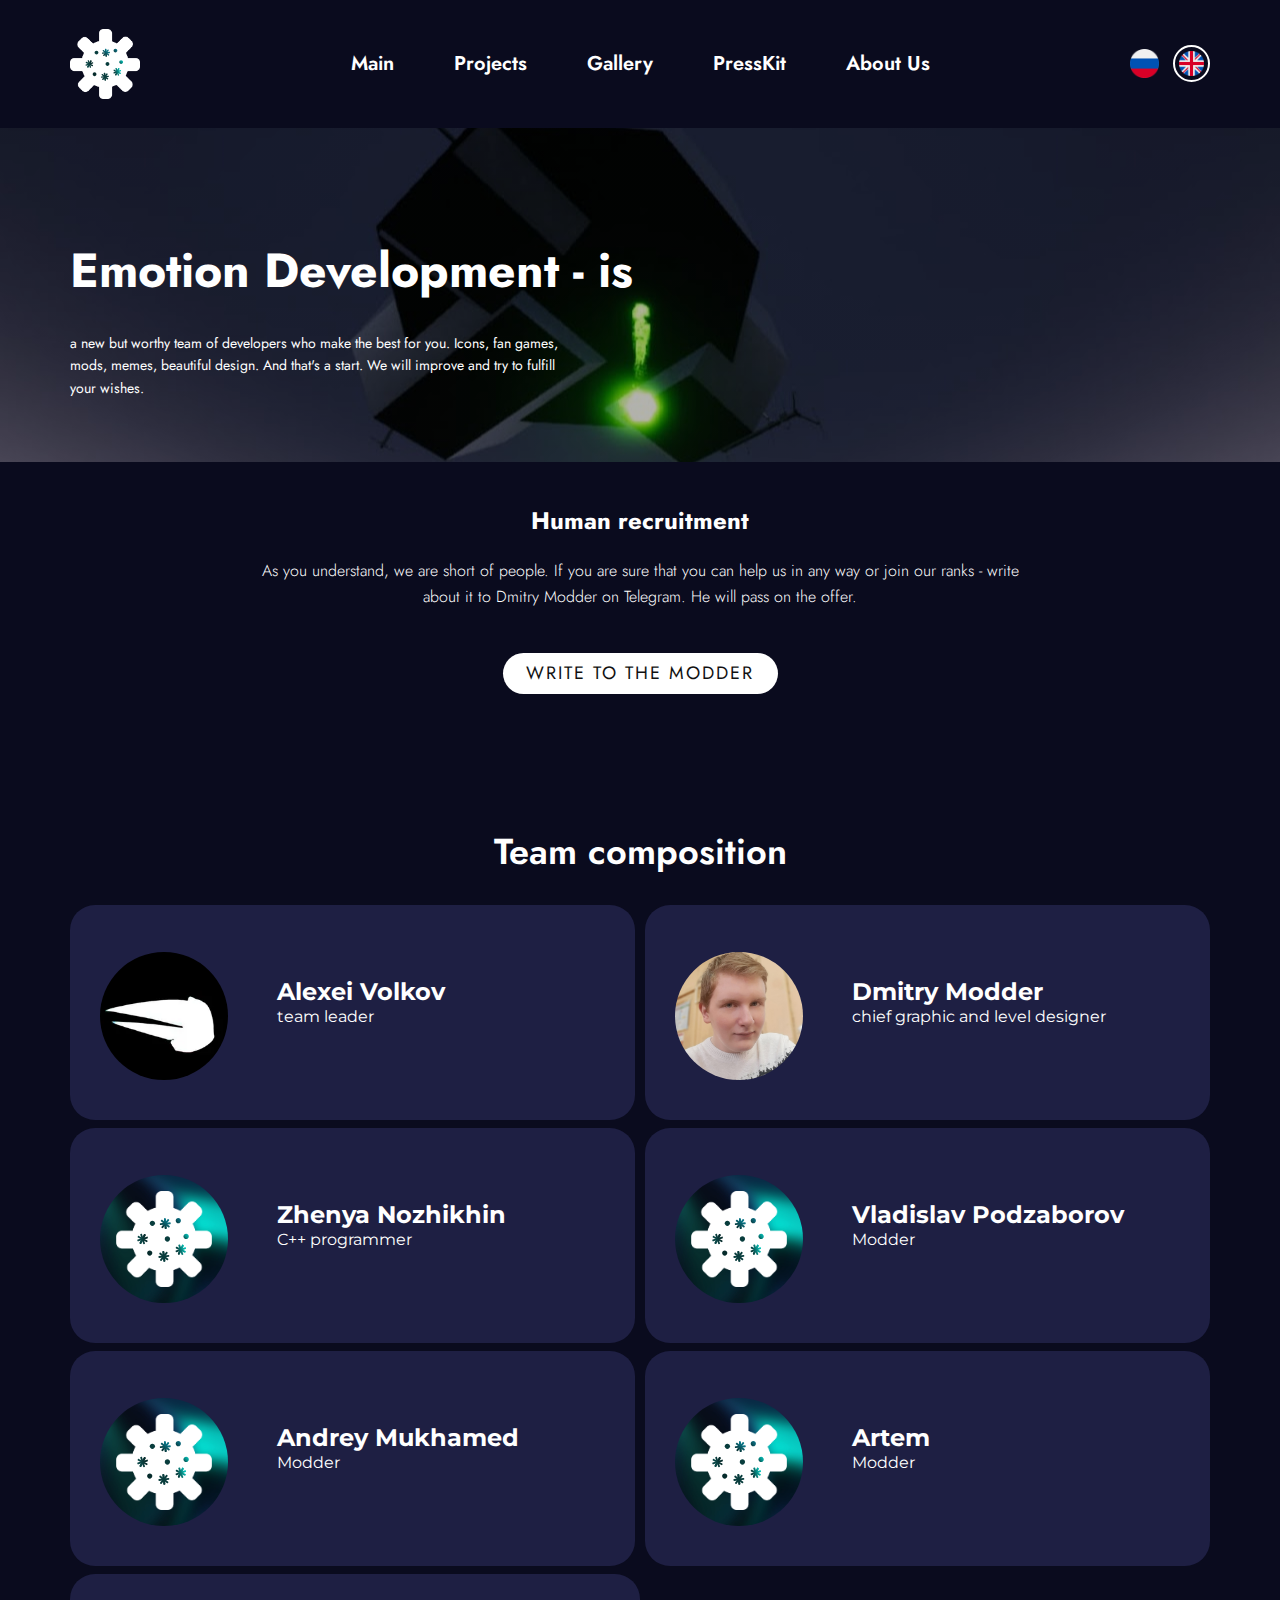
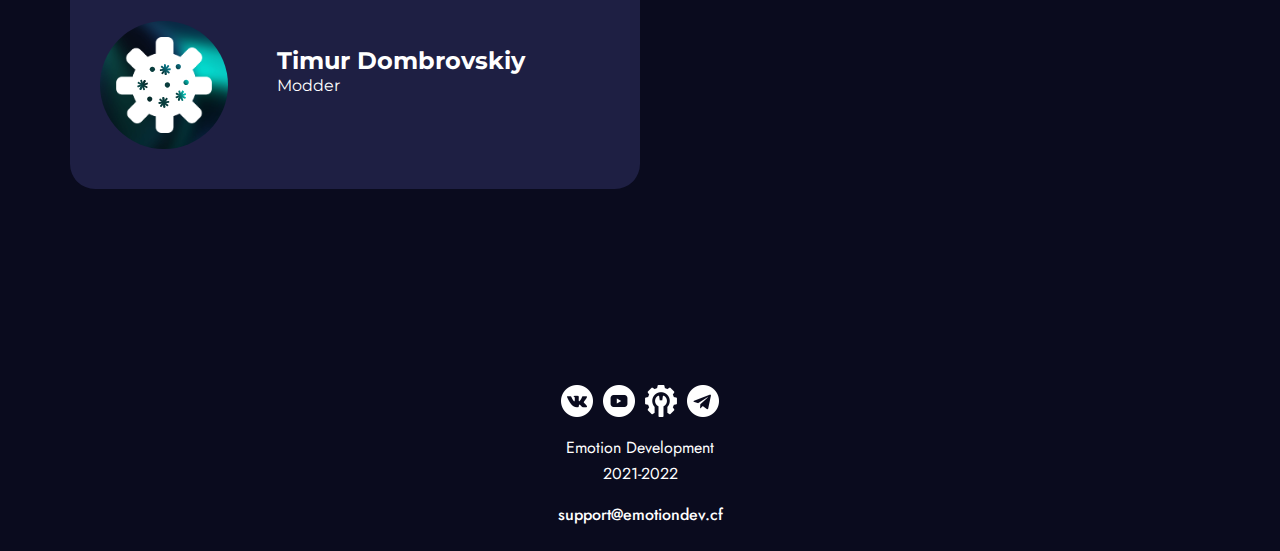
<file: about.html>
<!DOCTYPE html>
<html style="font-size: 16px;" lang="ru-RU"><head>
    <meta name="viewport" content="width=device-width, initial-scale=1.0">
    <meta charset="utf-8">
    <meta name="keywords" content="​привет сосед, emotional development, emotion dev.,hello neighbor, эмоции, разработчик">
    <meta name="description" content="Emotion Development - is ​a new but worthy team of developers who make the best for you. Icons, fan games, mods, memes, beautiful design. And that's a start. We will improve and try to fulfill your wishes.">
    <title>About Us | Emotion Development</title>
    <link rel="stylesheet" href="nicepage.css" media="screen">
<link rel="stylesheet" href="about.css" media="screen">
    <script class="u-script" type="text/javascript" src="jquery.js" "="" defer=""></script>
    <script class="u-script" type="text/javascript" src="nicepage.js" "="" defer=""></script>
    <meta name="generator" content="Nicepage 4.17.10, nicepage.com">
    <link rel="icon" href="images/favicon.svg">
    <link id="u-theme-google-font" rel="stylesheet" href="https://fonts.googleapis.com/css?family=Roboto:100,100i,300,300i,400,400i,500,500i,700,700i,900,900i|Jost:100,100i,200,200i,300,300i,400,400i,500,500i,600,600i,700,700i,800,800i,900,900i">
    <link id="u-page-google-font" rel="stylesheet" href="https://fonts.googleapis.com/css?family=Montserrat:100,100i,200,200i,300,300i,400,400i,500,500i,600,600i,700,700i,800,800i,900,900i|Jost:100,100i,200,200i,300,300i,400,400i,500,500i,600,600i,700,700i,800,800i,900,900i">
    
    
    
    
    
    <script type="application/ld+json">{
		"@context": "http://schema.org",
		"@type": "Organization",
		"name": "Emotion Site Original",
		"sameAs": [
				"https://vk.com/emdev1",
				"https://www.youtube.com/channel/UCxdG49W7KeynDYzhjl24iug",
				"https://www.moddb.com/members/emotion-development",
				"https://t.me/dmitrymodder"
		]
}</script>
    <meta name="theme-color" content="#478ac9">
    <meta property="og:title" content="About Us | Emotion Development">
    <meta property="og:description" content="Emotion Development - is ​a new but worthy team of developers who make the best for you. Icons, fan games, mods, memes, beautiful design. And that's a start. We will improve and try to fulfill your wishes.">
    <meta property="og:type" content="website">
  </head>
  <body class="u-body u-xl-mode" data-lang="ru"><header class="u-clearfix u-header" id="sec-0335"><div class="u-clearfix u-sheet u-valign-middle-md u-valign-middle-sm u-sheet-1">
        <img class="u-align-center-xs u-enable-responsive u-image u-image-contain u-image-default u-image-1" src="images/emotion_fluent_winter_compact.svg" alt="" data-image-width="778" data-image-height="779" data-href="home.html" data-page-id="31382327">
        <nav class="u-align-left u-menu u-menu-one-level u-offcanvas u-menu-1" data-responsive-from="MD" data-submenu-level="on-click">
          <div class="menu-collapse" style="font-size: 1.25rem; letter-spacing: 0px; font-weight: 600;">
            <a class="u-button-style u-custom-active-border-color u-custom-active-color u-custom-border u-custom-border-color u-custom-border-radius u-custom-borders u-custom-color u-custom-hover-border-color u-custom-hover-color u-custom-left-right-menu-spacing u-custom-padding-bottom u-custom-text-active-color u-custom-text-color u-custom-text-hover-color u-custom-top-bottom-menu-spacing u-file-icon u-nav-link u-text-white u-file-icon-1" href="#">
              <img src="images/3669462-7024b5f0.png" alt="">
            </a>
          </div>
          <div class="u-custom-menu u-nav-container">
            <ul class="u-nav u-spacing-20 u-unstyled u-nav-1"><li class="u-nav-item"><a class="u-border-active-white u-border-hover-grey-15 u-button-style u-nav-link u-text-active-white u-text-hover-grey-15 u-text-white" href="home.html" style="padding: 8px 20px;">Main</a>
</li><li class="u-nav-item"><a class="u-border-active-white u-border-hover-grey-15 u-button-style u-nav-link u-text-active-white u-text-hover-grey-15 u-text-white" href="projects.html" style="padding: 8px 20px;">Projects</a>
</li><li class="u-nav-item"><a class="u-border-active-white u-border-hover-grey-15 u-button-style u-nav-link u-text-active-white u-text-hover-grey-15 u-text-white" href="gallery.html" style="padding: 8px 20px;">Gallery</a>
</li><li class="u-nav-item"><a class="u-border-active-white u-border-hover-grey-15 u-button-style u-nav-link u-text-active-white u-text-hover-grey-15 u-text-white" href="presskit.html" style="padding: 8px 20px;">PressKit</a>
</li><li class="u-nav-item"><a class="u-border-active-white u-border-hover-grey-15 u-button-style u-nav-link u-text-active-white u-text-hover-grey-15 u-text-white" href="about.html" style="padding: 8px 20px;">About Us</a>
</li></ul>
          </div>
          <div class="u-custom-menu u-nav-container-collapse">
            <div class="u-align-center u-container-style u-custom-color-4 u-inner-container-layout u-sidenav u-sidenav-1" data-offcanvas-width="414.2657">
              <div class="u-inner-container-layout u-sidenav-overflow">
                <div class="u-menu-close u-menu-close-1"></div>
                <ul class="u-align-center u-nav u-popupmenu-items u-spacing-14 u-unstyled u-nav-2"><li class="u-nav-item"><a class="u-button-style u-nav-link" href="home.html">Main</a>
</li><li class="u-nav-item"><a class="u-button-style u-nav-link" href="projects.html">Projects</a>
</li><li class="u-nav-item"><a class="u-button-style u-nav-link" href="gallery.html">Gallery</a>
</li><li class="u-nav-item"><a class="u-button-style u-nav-link" href="presskit.html">PressKit</a>
</li><li class="u-nav-item"><a class="u-button-style u-nav-link" href="about.html">About Us</a>
</li></ul>
                <img class="u-align-center-xs u-image u-image-contain u-image-default u-opacity u-opacity-0 u-preserve-proportions u-image-2" alt="" data-image-width="4723" data-image-height="4723" src="images/emotion_white.png"><span class="u-border-2 u-border-white u-file-icon u-icon u-icon-circle u-icon-1"><img src="images/197374.png" alt=""></span><span class="u-file-icon u-icon u-icon-rectangle u-icon-2" data-href="https://emdev.cf"><img src="images/4628645.png" alt=""></span>
              </div>
            </div>
            <div class="u-menu-overlay"></div>
          </div>
        </nav><span class="u-border-2 u-border-white u-file-icon u-hidden-md u-hidden-sm u-hidden-xs u-icon u-icon-circle u-icon-3"><img src="images/197374.png" alt=""></span><span class="u-file-icon u-hidden-md u-hidden-sm u-hidden-xs u-icon u-icon-rectangle u-icon-4" data-href="https://emotiondev.cf"><img src="images/4628645.png" alt=""></span>
      </div></header>
    <section class="skrollable u-align-left u-clearfix u-image u-shading u-section-1" src="" id="carousel_063e" data-image-width="1280" data-image-height="831">
      <div class="u-clearfix u-sheet u-sheet-1">
        <h1 class="u-custom-font u-text u-text-body-alt-color u-title u-text-1">Emotion Development - is</h1>
        <p class="u-custom-font u-large-text u-text u-text-body-alt-color u-text-variant u-text-2"> a new but worthy team of developers who make the best for you. Icons, fan games, mods, memes, beautiful design. And that's a start. We will improve and try to fulfill your wishes.</p>
      </div>
    </section>
    <section class="u-align-center u-clearfix u-custom-color-4 u-section-2" id="sec-6309">
      <div class="u-clearfix u-sheet u-valign-middle u-sheet-1">
        <h1 class="u-text u-text-default u-text-1"> Human recruitment</h1>
        <p class="u-text u-text-2"> As you understand, we are short of people. If you are sure that you can help us in any way or join our ranks - write about it to Dmitry Modder on Telegram. He will pass on the offer.</p>
        <a href="mailto:dmitrymodder@emotiondev.cf?subject=I%20want%20to%20join%20your%20team!" class="u-border-none u-btn u-btn-round u-button-style u-color-scheme-summer-time u-color-style-multicolor-1 u-radius-50 u-text-active-black u-text-hover-black u-white u-btn-1" target="_blank">Write to the modder</a>
      </div>
    </section>
    <section class="u-align-left u-clearfix u-custom-color-4 u-section-3" id="carousel_5888">
      <div class="u-clearfix u-sheet u-sheet-1">
        <h1 class="u-align-center u-text u-text-font u-text-1"> Team composition</h1>
        <div class="u-expanded-width u-list u-list-1">
          <div class="u-repeater u-repeater-1">
            <div class="u-align-center-xs u-align-left-lg u-align-left-md u-align-left-sm u-align-left-xl u-container-style u-custom-color-1 u-list-item u-radius-25 u-repeater-item u-shape-round u-list-item-1">
              <div class="u-container-layout u-similar-container u-container-layout-1">
                <div class="u-image u-image-circle u-image-1" alt="" data-image-width="200" data-image-height="200"></div>
                <h4 class="u-custom-font u-font-montserrat u-text u-text-white u-text-2">Alexei Volkov</h4>
                <h4 class="u-custom-font u-font-montserrat u-text u-text-white u-text-3">team leader<br>
                </h4>
              </div>
            </div>
            <div class="u-align-center-xs u-align-left-lg u-align-left-md u-align-left-sm u-align-left-xl u-container-style u-custom-color-1 u-list-item u-radius-25 u-repeater-item u-shape-round u-list-item-2">
              <div class="u-container-layout u-similar-container u-container-layout-2">
                <div class="u-image u-image-circle u-image-2" alt="" data-image-width="810" data-image-height="1080"></div>
                <h4 class="u-custom-font u-font-montserrat u-text u-text-white u-text-4">Dmitry Modder</h4>
                <h4 class="u-custom-font u-font-montserrat u-text u-text-white u-text-5"> chief graphic and level designer</h4>
              </div>
            </div>
          </div>
        </div>
        <div class="u-expanded-width-lg u-expanded-width-md u-expanded-width-sm u-expanded-width-xl u-list u-list-2">
          <div class="u-repeater u-repeater-2">
            <div class="u-align-center-xs u-align-left-lg u-align-left-md u-align-left-sm u-align-left-xl u-container-style u-custom-color-1 u-list-item u-radius-25 u-repeater-item u-shape-round u-list-item-3">
              <div class="u-container-layout u-similar-container u-container-layout-3">
                <div class="u-image u-image-circle u-image-3" alt="" data-image-width="1040" data-image-height="1039"></div>
                <h4 class="u-custom-font u-font-montserrat u-text u-text-white u-text-6">Zhenya Nozhikhin</h4>
                <h4 class="u-custom-font u-font-montserrat u-text u-text-white u-text-7">C++ programmer<br>
                </h4>
              </div>
            </div>
            <div class="u-align-center-xs u-align-left-lg u-align-left-md u-align-left-sm u-align-left-xl u-container-style u-custom-color-1 u-list-item u-radius-25 u-repeater-item u-shape-round u-list-item-4">
              <div class="u-container-layout u-similar-container u-container-layout-4">
                <div class="u-image u-image-circle u-image-4" alt="" data-image-width="1040" data-image-height="1039"></div>
                <h4 class="u-custom-font u-font-montserrat u-text u-text-white u-text-8">Vladislav Podzaborov</h4>
                <h4 class="u-custom-font u-font-montserrat u-text u-text-white u-text-9">Modder</h4>
              </div>
            </div>
          </div>
        </div>
        <div class="u-expanded-width u-list u-list-3">
          <div class="u-repeater u-repeater-3">
            <div class="u-align-center-xs u-align-left-lg u-align-left-md u-align-left-sm u-align-left-xl u-container-style u-custom-color-1 u-list-item u-radius-25 u-repeater-item u-shape-round u-list-item-5">
              <div class="u-container-layout u-similar-container u-container-layout-5">
                <div class="u-image u-image-circle u-image-5" alt="" data-image-width="1040" data-image-height="1039"></div>
                <h4 class="u-custom-font u-font-montserrat u-text u-text-white u-text-10">Andrey Mukhamed</h4>
                <h4 class="u-custom-font u-font-montserrat u-text u-text-white u-text-11">Modder<br>
                </h4>
              </div>
            </div>
            <div class="u-align-center-xs u-align-left-lg u-align-left-md u-align-left-sm u-align-left-xl u-container-style u-custom-color-1 u-list-item u-radius-25 u-repeater-item u-shape-round u-list-item-6">
              <div class="u-container-layout u-similar-container u-container-layout-6">
                <div class="u-image u-image-circle u-image-6" alt="" data-image-width="1040" data-image-height="1039"></div>
                <h4 class="u-custom-font u-font-montserrat u-text u-text-white u-text-12">Artem</h4>
                <h4 class="u-custom-font u-font-montserrat u-text u-text-white u-text-13">Modder</h4>
              </div>
            </div>
          </div>
        </div>
        <div class="u-list u-list-4">
          <div class="u-repeater u-repeater-4">
            <div class="u-align-center-xs u-align-left-lg u-align-left-md u-align-left-sm u-align-left-xl u-container-style u-custom-color-1 u-list-item u-radius-25 u-repeater-item u-shape-round u-list-item-7">
              <div class="u-container-layout u-similar-container u-container-layout-7">
                <div class="u-image u-image-circle u-image-7" alt="" data-image-width="1040" data-image-height="1039"></div>
                <h4 class="u-custom-font u-font-montserrat u-text u-text-white u-text-14">Timur Dombrovskiy</h4>
                <h4 class="u-custom-font u-font-montserrat u-text u-text-white u-text-15">Modder<br>
                </h4>
              </div>
            </div>
          </div>
        </div>
      </div>
    </section>
    
    
    
    <footer class="u-align-center u-clearfix u-custom-color-4 u-footer u-footer" id="sec-d284"><div class="u-clearfix u-sheet u-sheet-1">
        <div class="u-social-icons u-spacing-10 u-social-icons-1">
          <a class="u-social-url" title="vk" target="_blank" href="https://vk.com/emdev1"><span class="u-file-icon u-icon u-social-facebook u-social-icon u-text-white u-icon-1"><img src="images/3670029-c7997261.png" alt=""></span>
          </a>
          <a class="u-social-url" title="YouTube" target="_blank" href="https://www.youtube.com/channel/UCxdG49W7KeynDYzhjl24iug"><span class="u-file-icon u-icon u-social-icon u-social-twitter u-text-white u-icon-2"><img src="images/3669688-ae1caf9d.png" alt=""></span>
          </a>
          <a class="u-social-url" title="ModDB" target="_blank" href="https://www.moddb.com/members/emotion-development"><span class="u-file-icon u-icon u-social-icon u-social-instagram u-text-white u-icon-3"><img src="images/3401263-6c079e1f.png" alt=""></span>
          </a>
          <a class="u-social-url" target="_blank" data-type="Telegram" title="Telegram" href="https://t.me/dmitrymodder"><span class="u-file-icon u-icon u-social-icon u-social-telegram u-text-white u-icon-4"><img src="images/2111710-b67a1967.png" alt=""></span>
          </a>
        </div>
        <p class="u-custom-font u-small-text u-text u-text-variant u-text-1">Emotion Development<br>2021-2022
        </p>
        <h5 class="u-text u-text-2">
          <a class="u-active-none u-border-none u-btn u-button-link u-button-style u-hover-none u-none u-text-white u-btn-1" href="mailto:support@emotiondev.cf">support@emotiondev.cf</a>
        </h5>
      </div></footer>
  
</body></html>
</file>
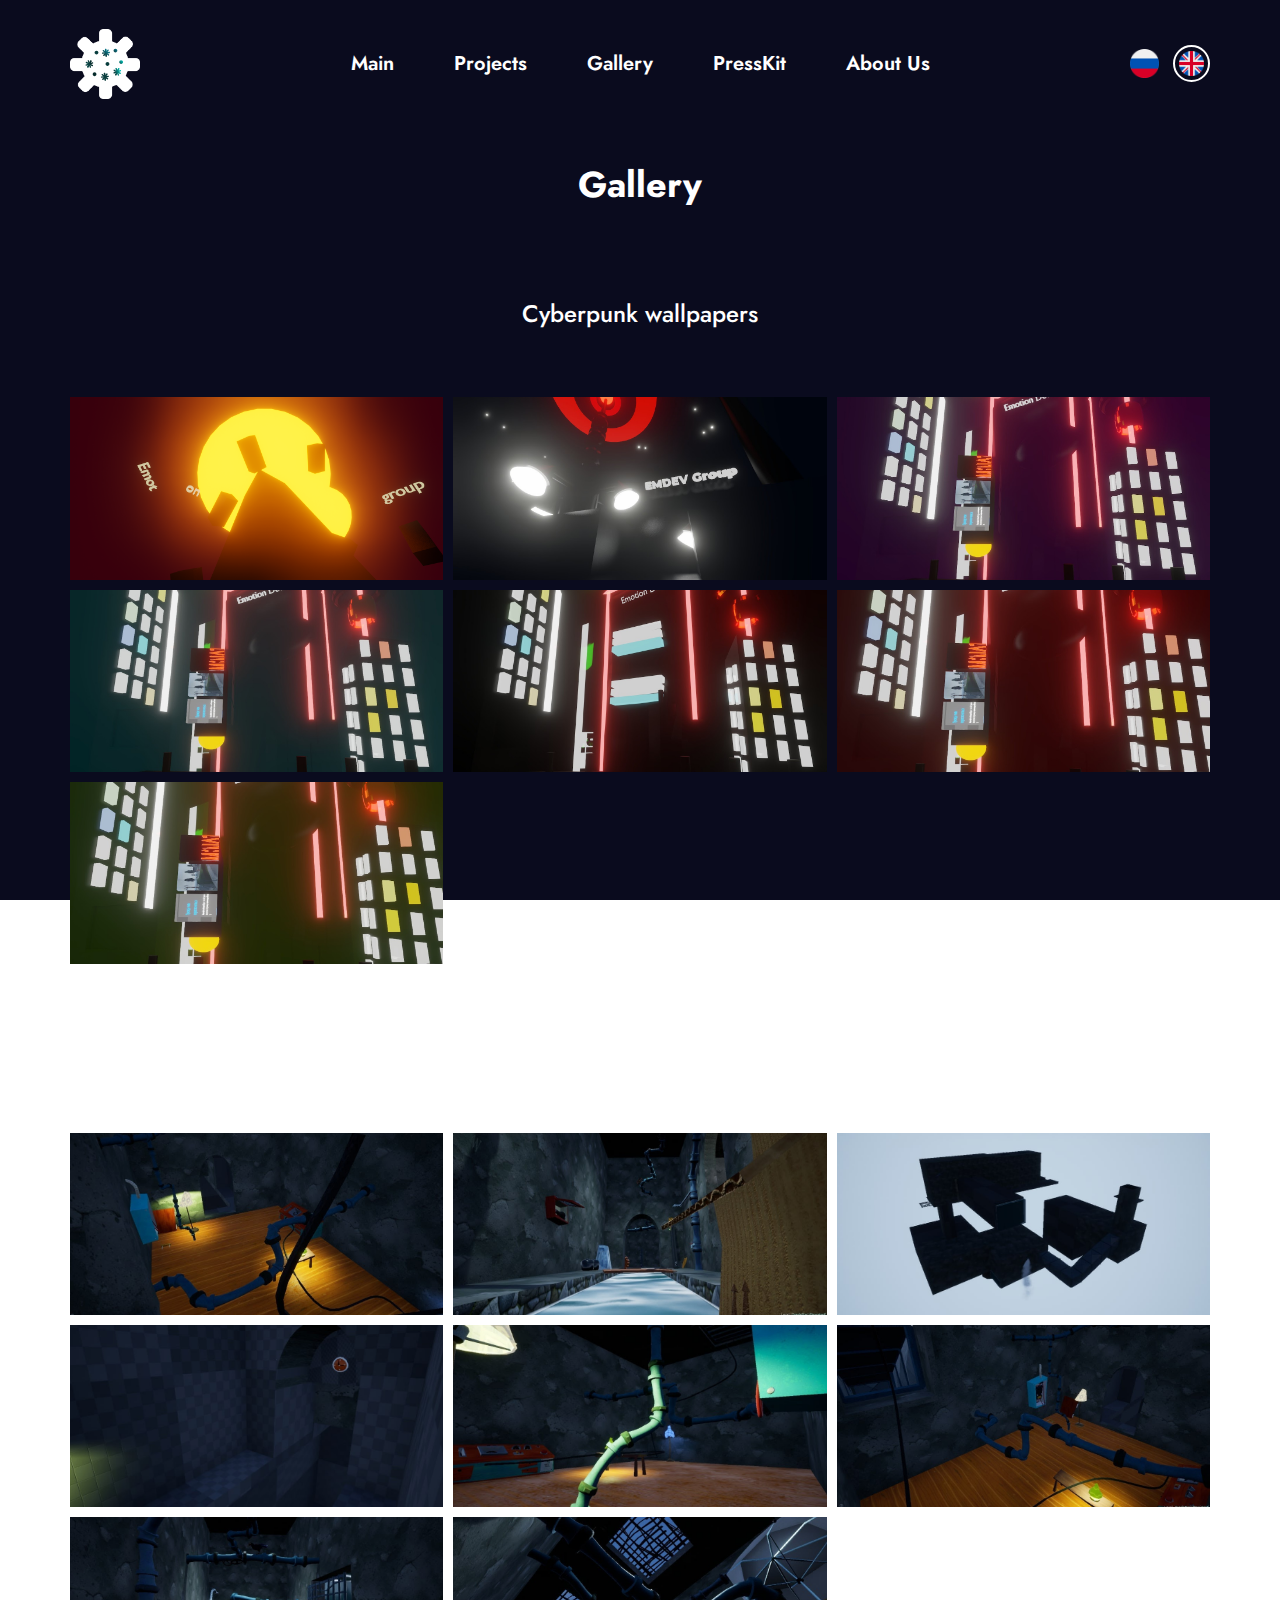
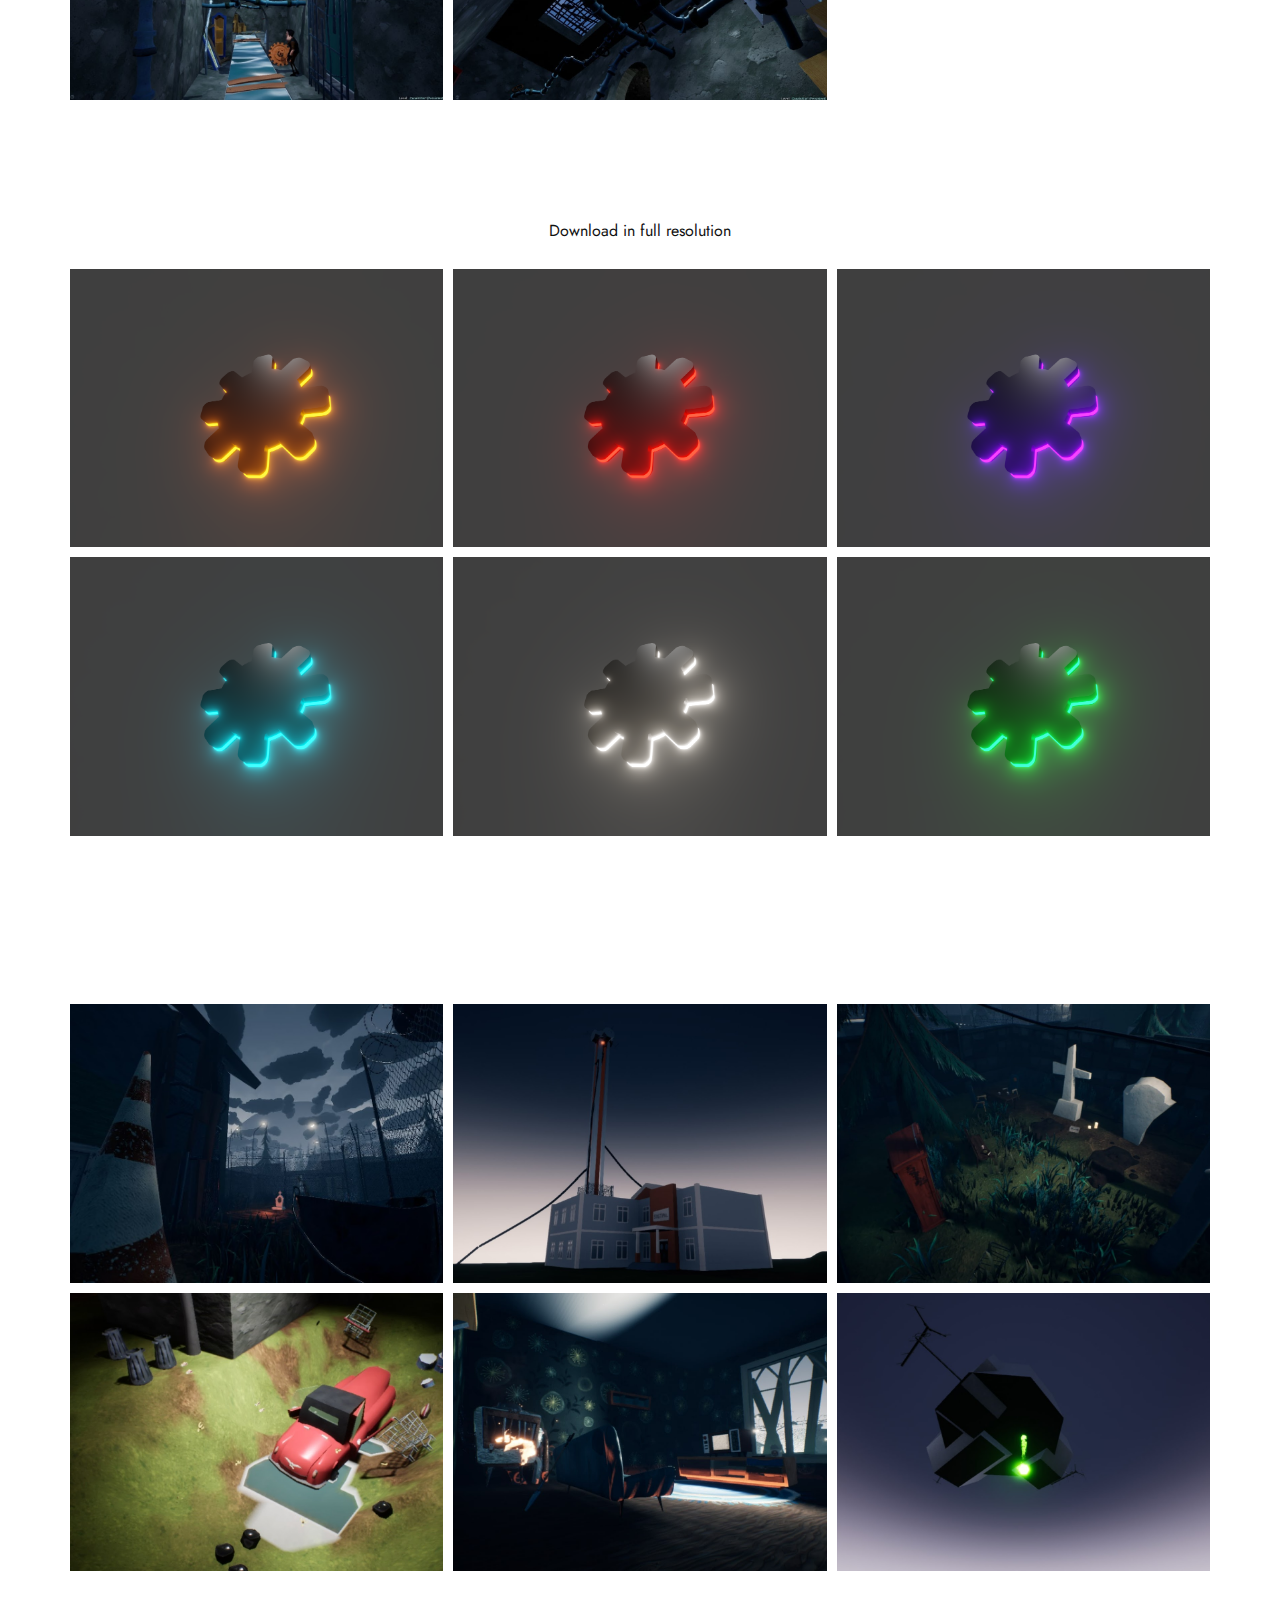
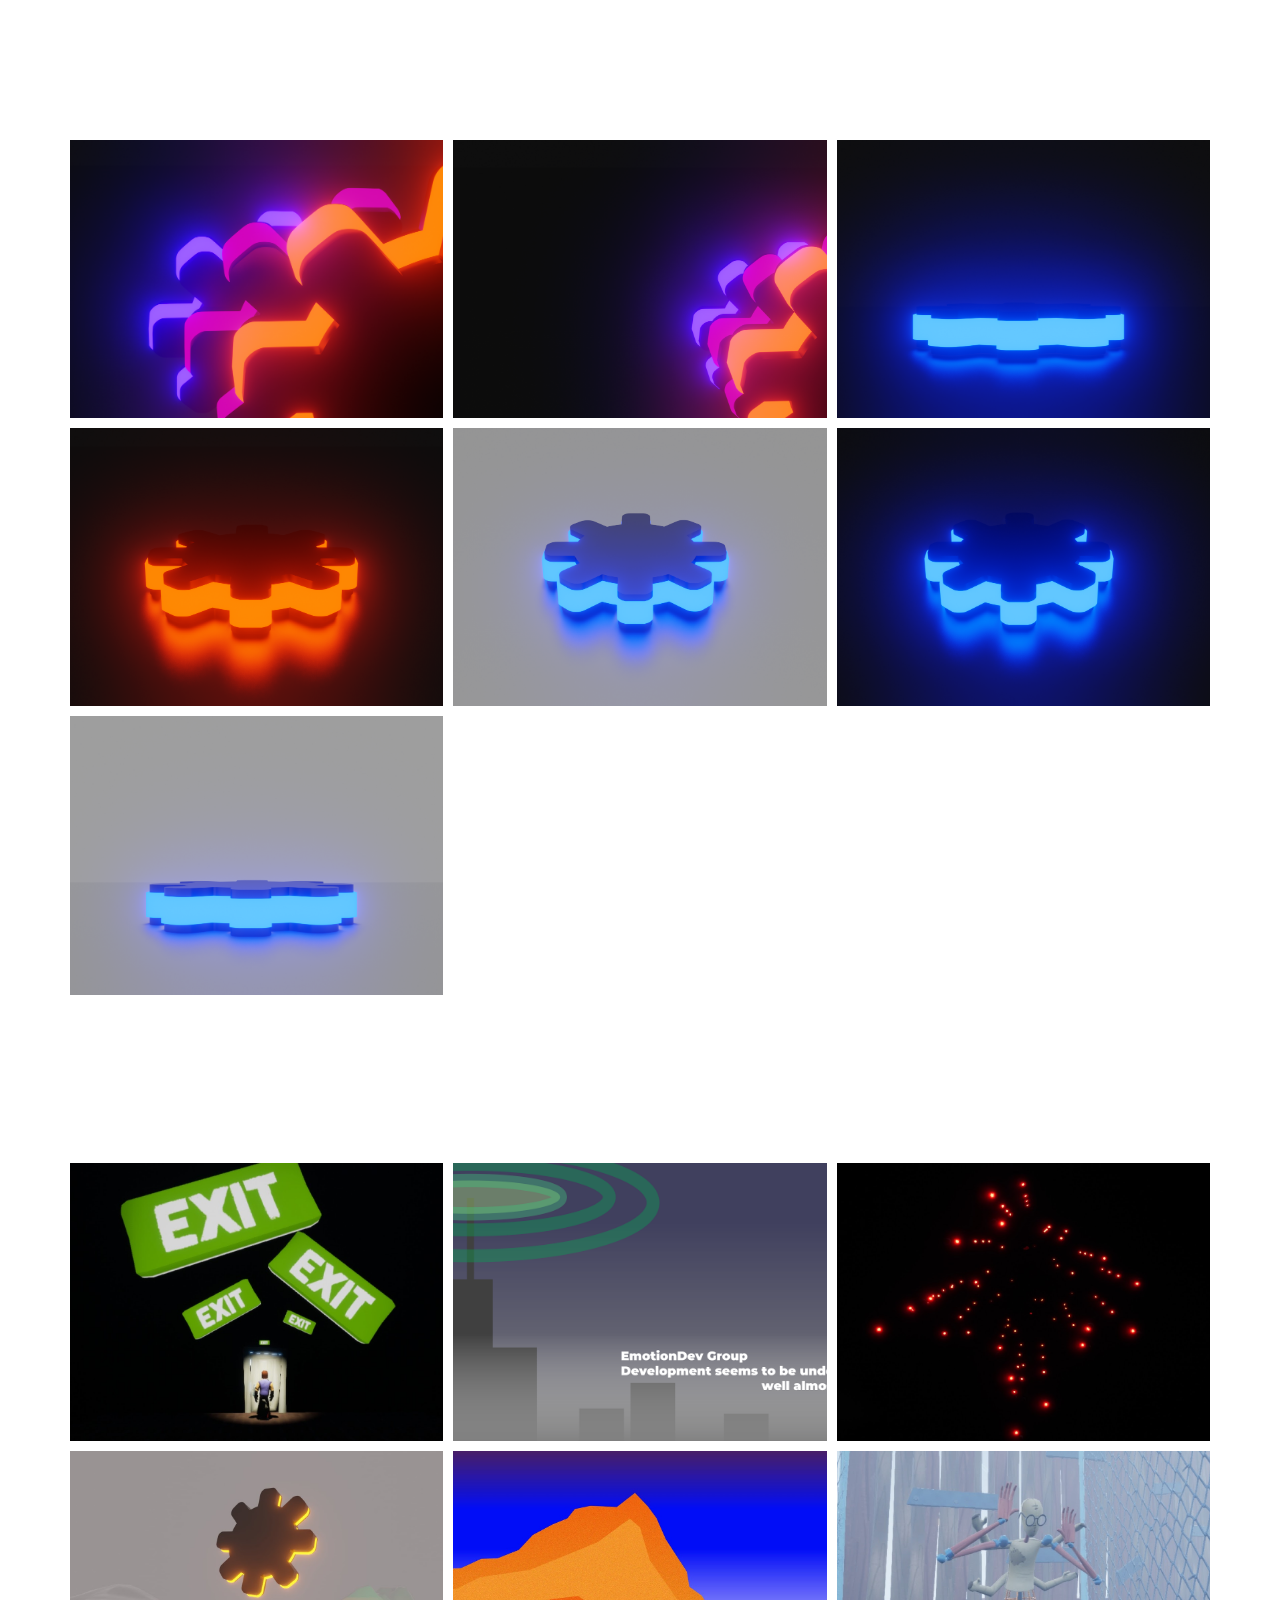
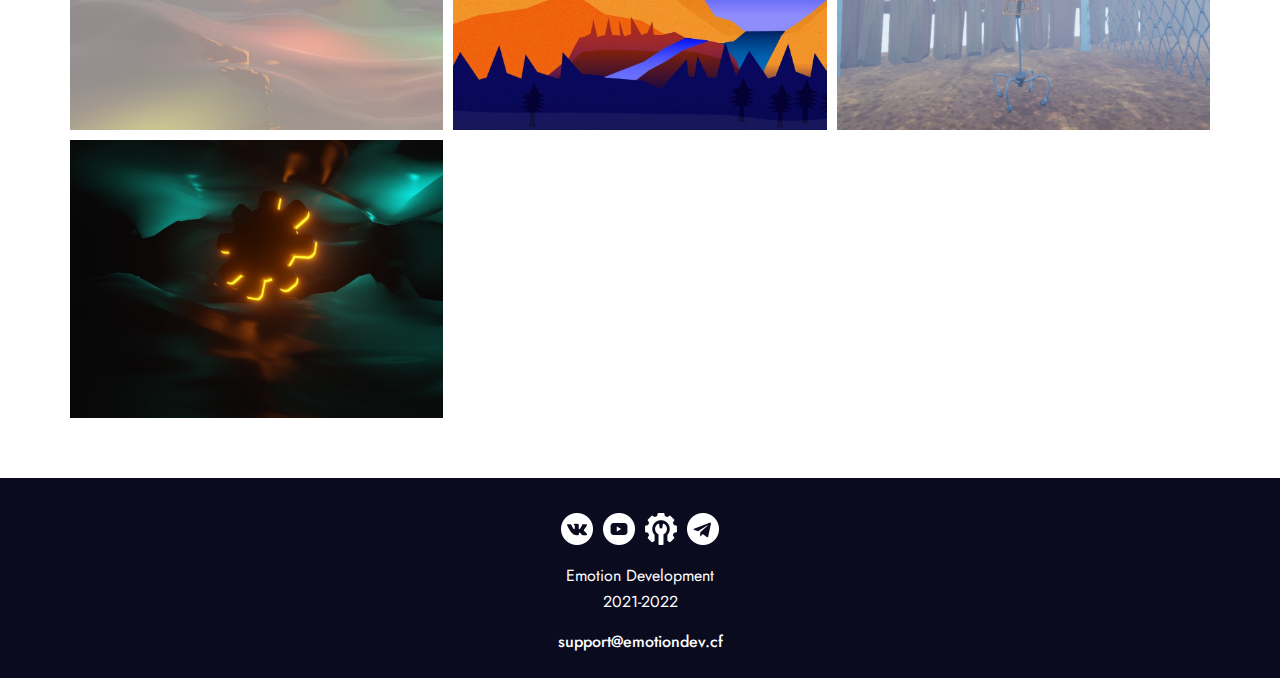
<file: gallery.html>
<!DOCTYPE html>
<html style="font-size: 16px;" lang="ru-RU"><head>
    <meta name="viewport" content="width=device-width, initial-scale=1.0">
    <meta charset="utf-8">
    <meta name="keywords" content="​привет сосед, emotional development, emotion dev.,hello neighbor, эмоции, разработчик">
    <meta name="description" content="Emotion Development - is ​a new but worthy team of developers who make the best for you. Icons, fan games, mods, memes, beautiful design. And that's a start. We will improve and try to fulfill your wishes.">
    <title>Gallery | Emotion Development</title>
    <link rel="stylesheet" href="nicepage.css" media="screen">
<link rel="stylesheet" href="gallery.css" media="screen">
    <script class="u-script" type="text/javascript" src="jquery.js" "="" defer=""></script>
    <script class="u-script" type="text/javascript" src="nicepage.js" "="" defer=""></script>
    <meta name="generator" content="Nicepage 4.17.10, nicepage.com">
    <link rel="icon" href="images/favicon.svg">
    <link id="u-theme-google-font" rel="stylesheet" href="https://fonts.googleapis.com/css?family=Roboto:100,100i,300,300i,400,400i,500,500i,700,700i,900,900i|Jost:100,100i,200,200i,300,300i,400,400i,500,500i,600,600i,700,700i,800,800i,900,900i">
    <link id="u-page-google-font" rel="stylesheet" href="https://fonts.googleapis.com/css?family=Jost:100,100i,200,200i,300,300i,400,400i,500,500i,600,600i,700,700i,800,800i,900,900i">
    
    
    
    
    
    
    
    
    
    <script type="application/ld+json">{
		"@context": "http://schema.org",
		"@type": "Organization",
		"name": "Emotion Site Original",
		"sameAs": [
				"https://vk.com/emdev1",
				"https://www.youtube.com/channel/UCxdG49W7KeynDYzhjl24iug",
				"https://www.moddb.com/members/emotion-development",
				"https://t.me/dmitrymodder"
		]
}</script>
    <meta name="theme-color" content="#478ac9">
    <meta property="og:title" content="Gallery | Emotion Development">
    <meta property="og:description" content="Emotion Development - is ​a new but worthy team of developers who make the best for you. Icons, fan games, mods, memes, beautiful design. And that's a start. We will improve and try to fulfill your wishes.">
    <meta property="og:type" content="website">
  </head>
  <body class="u-body u-xl-mode" data-lang="ru"><header class="u-clearfix u-header" id="sec-0335"><div class="u-clearfix u-sheet u-valign-middle-md u-valign-middle-sm u-sheet-1">
        <img class="u-align-center-xs u-enable-responsive u-image u-image-contain u-image-default u-image-1" src="images/emotion_fluent_winter_compact.svg" alt="" data-image-width="778" data-image-height="779" data-href="home.html" data-page-id="31382327">
        <nav class="u-align-left u-menu u-menu-one-level u-offcanvas u-menu-1" data-responsive-from="MD" data-submenu-level="on-click">
          <div class="menu-collapse" style="font-size: 1.25rem; letter-spacing: 0px; font-weight: 600;">
            <a class="u-button-style u-custom-active-border-color u-custom-active-color u-custom-border u-custom-border-color u-custom-border-radius u-custom-borders u-custom-color u-custom-hover-border-color u-custom-hover-color u-custom-left-right-menu-spacing u-custom-padding-bottom u-custom-text-active-color u-custom-text-color u-custom-text-hover-color u-custom-top-bottom-menu-spacing u-file-icon u-nav-link u-text-white u-file-icon-1" href="#">
              <img src="images/3669462-7024b5f0.png" alt="">
            </a>
          </div>
          <div class="u-custom-menu u-nav-container">
            <ul class="u-nav u-spacing-20 u-unstyled u-nav-1"><li class="u-nav-item"><a class="u-border-active-white u-border-hover-grey-15 u-button-style u-nav-link u-text-active-white u-text-hover-grey-15 u-text-white" href="home.html" style="padding: 8px 20px;">Main</a>
</li><li class="u-nav-item"><a class="u-border-active-white u-border-hover-grey-15 u-button-style u-nav-link u-text-active-white u-text-hover-grey-15 u-text-white" href="projects.html" style="padding: 8px 20px;">Projects</a>
</li><li class="u-nav-item"><a class="u-border-active-white u-border-hover-grey-15 u-button-style u-nav-link u-text-active-white u-text-hover-grey-15 u-text-white" href="gallery.html" style="padding: 8px 20px;">Gallery</a>
</li><li class="u-nav-item"><a class="u-border-active-white u-border-hover-grey-15 u-button-style u-nav-link u-text-active-white u-text-hover-grey-15 u-text-white" href="presskit.html" style="padding: 8px 20px;">PressKit</a>
</li><li class="u-nav-item"><a class="u-border-active-white u-border-hover-grey-15 u-button-style u-nav-link u-text-active-white u-text-hover-grey-15 u-text-white" href="about.html" style="padding: 8px 20px;">About Us</a>
</li></ul>
          </div>
          <div class="u-custom-menu u-nav-container-collapse">
            <div class="u-align-center u-container-style u-custom-color-4 u-inner-container-layout u-sidenav u-sidenav-1" data-offcanvas-width="414.2657">
              <div class="u-inner-container-layout u-sidenav-overflow">
                <div class="u-menu-close u-menu-close-1"></div>
                <ul class="u-align-center u-nav u-popupmenu-items u-spacing-14 u-unstyled u-nav-2"><li class="u-nav-item"><a class="u-button-style u-nav-link" href="home.html">Main</a>
</li><li class="u-nav-item"><a class="u-button-style u-nav-link" href="projects.html">Projects</a>
</li><li class="u-nav-item"><a class="u-button-style u-nav-link" href="gallery.html">Gallery</a>
</li><li class="u-nav-item"><a class="u-button-style u-nav-link" href="presskit.html">PressKit</a>
</li><li class="u-nav-item"><a class="u-button-style u-nav-link" href="about.html">About Us</a>
</li></ul>
                <img class="u-align-center-xs u-image u-image-contain u-image-default u-opacity u-opacity-0 u-preserve-proportions u-image-2" alt="" data-image-width="4723" data-image-height="4723" src="images/emotion_white.png"><span class="u-border-2 u-border-white u-file-icon u-icon u-icon-circle u-icon-1"><img src="images/197374.png" alt=""></span><span class="u-file-icon u-icon u-icon-rectangle u-icon-2" data-href="https://emdev.cf"><img src="images/4628645.png" alt=""></span>
              </div>
            </div>
            <div class="u-menu-overlay"></div>
          </div>
        </nav><span class="u-border-2 u-border-white u-file-icon u-hidden-md u-hidden-sm u-hidden-xs u-icon u-icon-circle u-icon-3"><img src="images/197374.png" alt=""></span><span class="u-file-icon u-hidden-md u-hidden-sm u-hidden-xs u-icon u-icon-rectangle u-icon-4" data-href="https://emotiondev.cf"><img src="images/4628645.png" alt=""></span>
      </div></header> 
    <section class="u-align-center u-clearfix u-custom-color-4 u-section-1" id="sec-d6f8">
      <div class="u-clearfix u-sheet u-sheet-1">
        <h1 class="u-custom-font u-text u-text-default u-text-font u-title u-text-1">Gallery</h1>
      </div>
    </section>
    <section class="u-clearfix u-section-2" id="sec-8223">
      <div class="u-clearfix u-sheet u-sheet-1">
        <h1 class="u-custom-font u-text u-text-default u-text-font u-text-white u-title u-text-1">Cyberpunk wallpapers</h1>
        <div class="u-expanded-width u-gallery u-layout-grid u-lightbox u-no-transition u-show-text-none u-gallery-1">
          <div class="u-gallery-inner u-gallery-inner-1">
            <div class="u-effect-hover-zoom u-gallery-item">
              <div class="u-back-slide" data-image-width="1280" data-image-height="720">
                <img class="u-back-image u-expanded" src="images/image.png">
              </div>
              <div class="u-over-slide u-shading u-over-slide-1">
                <h3 class="u-gallery-heading"></h3>
                <p class="u-gallery-text"></p>
              </div>
            </div>
            <div class="u-effect-hover-zoom u-gallery-item">
              <div class="u-back-slide" data-image-width="1280" data-image-height="716">
                <img class="u-back-image u-expanded" src="images/image.jpg">
              </div>
              <div class="u-over-slide u-shading u-over-slide-2">
                <h3 class="u-gallery-heading"></h3>
                <p class="u-gallery-text"></p>
              </div>
            </div>
            <div class="u-effect-hover-zoom u-gallery-item">
              <div class="u-back-slide" data-image-width="1280" data-image-height="707">
                <img class="u-back-image u-expanded" src="images/NtXP3UMF3_c.jpg">
              </div>
              <div class="u-over-slide u-shading u-over-slide-3">
                <h3 class="u-gallery-heading"></h3>
                <p class="u-gallery-text"></p>
              </div>
            </div>
            <div class="u-effect-hover-zoom u-gallery-item">
              <div class="u-back-slide" data-image-width="1280" data-image-height="720">
                <img class="u-back-image u-expanded" src="images/image2.jpg">
              </div>
              <div class="u-over-slide u-shading u-over-slide-4">
                <h3 class="u-gallery-heading"></h3>
                <p class="u-gallery-text"></p>
              </div>
            </div>
            <div class="u-effect-hover-zoom u-gallery-item">
              <div class="u-back-slide" data-image-width="1280" data-image-height="720">
                <img class="u-back-image u-expanded" src="images/image1.jpg">
              </div>
              <div class="u-over-slide u-shading u-over-slide-5">
                <h3 class="u-gallery-heading"></h3>
                <p class="u-gallery-text"></p>
              </div>
            </div>
            <div class="u-effect-hover-zoom u-gallery-item">
              <div class="u-back-slide" data-image-width="1280" data-image-height="831">
                <img class="u-back-image u-expanded" src="images/IgqbnBg8OHs.jpg">
              </div>
              <div class="u-over-slide u-shading u-over-slide-6">
                <h3 class="u-gallery-heading"></h3>
                <p class="u-gallery-text"></p>
              </div>
            </div>
            <div class="u-effect-hover-zoom u-gallery-item">
              <div class="u-back-slide" data-image-width="1280" data-image-height="831">
                <img class="u-back-image u-expanded" src="images/ifghn-mO3M0.jpg">
              </div>
              <div class="u-over-slide u-shading u-over-slide-7">
                <h3 class="u-gallery-heading"></h3>
                <p class="u-gallery-text"></p>
              </div>
            </div>
          </div>
        </div>
      </div>
    </section>
    <section class="u-clearfix u-section-3" id="carousel_699d">
      <div class="u-clearfix u-sheet u-sheet-1">
        <h1 class="u-custom-font u-text u-text-default u-text-font u-text-white u-title u-text-1">Canals</h1>
        <div class="u-expanded-width u-gallery u-layout-grid u-lightbox u-no-transition u-show-text-none u-gallery-1">
          <div class="u-gallery-inner u-gallery-inner-1">
            <div class="u-effect-hover-zoom u-gallery-item">
              <div class="u-back-slide" data-image-width="1080" data-image-height="521">
                <img class="u-back-image u-expanded" src="images/image10.jpg">
              </div>
              <div class="u-over-slide u-shading u-over-slide-1">
                <h3 class="u-gallery-heading"></h3>
                <p class="u-gallery-text"></p>
              </div>
            </div>
            <div class="u-effect-hover-zoom u-gallery-item">
              <div class="u-back-slide" data-image-width="1080" data-image-height="538">
                <img class="u-back-image u-expanded" src="images/image9.jpg">
              </div>
              <div class="u-over-slide u-shading u-over-slide-2">
                <h3 class="u-gallery-heading"></h3>
                <p class="u-gallery-text"></p>
              </div>
            </div>
            <div class="u-effect-hover-zoom u-gallery-item">
              <div class="u-back-slide" data-image-width="1080" data-image-height="481">
                <img class="u-back-image u-expanded" src="images/image7.jpg">
              </div>
              <div class="u-over-slide u-shading u-over-slide-3">
                <h3 class="u-gallery-heading"></h3>
                <p class="u-gallery-text"></p>
              </div>
            </div>
            <div class="u-effect-hover-zoom u-gallery-item">
              <div class="u-back-slide" data-image-width="1080" data-image-height="481">
                <img class="u-back-image u-expanded" src="images/image6.jpg">
              </div>
              <div class="u-over-slide u-shading u-over-slide-4">
                <h3 class="u-gallery-heading"></h3>
                <p class="u-gallery-text"></p>
              </div>
            </div>
            <div class="u-effect-hover-zoom u-gallery-item">
              <div class="u-back-slide" data-image-width="1080" data-image-height="508">
                <img class="u-back-image u-expanded" src="images/image8.jpg">
              </div>
              <div class="u-over-slide u-shading u-over-slide-5">
                <h3 class="u-gallery-heading"></h3>
                <p class="u-gallery-text"></p>
              </div>
            </div>
            <div class="u-effect-hover-zoom u-gallery-item">
              <div class="u-back-slide" data-image-width="1080" data-image-height="534">
                <img class="u-back-image u-expanded" src="images/image5.jpg">
              </div>
              <div class="u-over-slide u-shading u-over-slide-6">
                <h3 class="u-gallery-heading"></h3>
                <p class="u-gallery-text"></p>
              </div>
            </div>
            <div class="u-effect-hover-zoom u-gallery-item">
              <div class="u-back-slide" data-image-width="1080" data-image-height="522">
                <img class="u-back-image u-expanded" src="images/image3.jpg">
              </div>
              <div class="u-over-slide u-shading u-over-slide-7">
                <h3 class="u-gallery-heading"></h3>
                <p class="u-gallery-text"></p>
              </div>
            </div>
            <div class="u-effect-hover-zoom u-gallery-item">
              <div class="u-back-slide" data-image-width="1080" data-image-height="535">
                <img class="u-back-image u-expanded" src="images/image4.jpg">
              </div>
              <div class="u-over-slide u-shading u-over-slide-8">
                <h3 class="u-gallery-heading"></h3>
                <p class="u-gallery-text"></p>
              </div>
            </div>
          </div>
        </div>
      </div>
    </section>
    <section class="u-clearfix u-section-4" id="carousel_793b">
      <div class="u-clearfix u-sheet u-sheet-1">
        <h1 class="u-custom-font u-text u-text-default u-text-font u-text-white u-title u-text-1">EMedium Wallpapers</h1>
        <a href="https://drive.google.com/drive/folders/1e30NkInyt4aiafNCiW7ym5q3nSwnM990" class="u-border-none u-btn u-btn-round u-button-style u-radius-15 u-white u-btn-1" target="_blank">Download in full resolution</a>
        <div class="u-expanded-width u-gallery u-layout-grid u-lightbox u-no-transition u-show-text-none u-gallery-1">
          <div class="u-gallery-inner u-gallery-inner-1">
            <div class="u-effect-hover-zoom u-gallery-item">
              <div class="u-back-slide" data-image-width="1280" data-image-height="831">
                <img class="u-back-image u-expanded" src="images/3dfull6.png">
              </div>
              <div class="u-over-slide u-shading u-over-slide-1">
                <h3 class="u-gallery-heading"></h3>
                <p class="u-gallery-text"></p>
              </div>
            </div>
            <div class="u-effect-hover-zoom u-gallery-item">
              <div class="u-back-slide" data-image-width="1280" data-image-height="831">
                <img class="u-back-image u-expanded" src="images/3dfull5.png">
              </div>
              <div class="u-over-slide u-shading u-over-slide-2">
                <h3 class="u-gallery-heading"></h3>
                <p class="u-gallery-text"></p>
              </div>
            </div>
            <div class="u-effect-hover-zoom u-gallery-item">
              <div class="u-back-slide" data-image-width="1280" data-image-height="831">
                <img class="u-back-image u-expanded" src="images/3dfull4.png">
              </div>
              <div class="u-over-slide u-shading u-over-slide-3">
                <h3 class="u-gallery-heading"></h3>
                <p class="u-gallery-text"></p>
              </div>
            </div>
            <div class="u-effect-hover-zoom u-gallery-item">
              <div class="u-back-slide" data-image-width="1280" data-image-height="831">
                <img class="u-back-image u-expanded" src="images/3dfull3.png">
              </div>
              <div class="u-over-slide u-shading u-over-slide-4">
                <h3 class="u-gallery-heading"></h3>
                <p class="u-gallery-text"></p>
              </div>
            </div>
            <div class="u-effect-hover-zoom u-gallery-item">
              <div class="u-back-slide" data-image-width="1280" data-image-height="831">
                <img class="u-back-image u-expanded" src="images/3dfull2.png">
              </div>
              <div class="u-over-slide u-shading u-over-slide-5">
                <h3 class="u-gallery-heading"></h3>
                <p class="u-gallery-text"></p>
              </div>
            </div>
            <div class="u-effect-hover-zoom u-gallery-item">
              <div class="u-back-slide" data-image-width="1280" data-image-height="831">
                <img class="u-back-image u-expanded" src="images/3dfull.png">
              </div>
              <div class="u-over-slide u-shading u-over-slide-6">
                <h3 class="u-gallery-heading"></h3>
                <p class="u-gallery-text"></p>
              </div>
            </div>
          </div>
        </div>
      </div>
    </section>
    <section class="u-clearfix u-section-5" id="carousel_3658">
      <div class="u-clearfix u-sheet u-sheet-1">
        <h1 class="u-custom-font u-text u-text-default u-text-font u-text-white u-title u-text-1">Act 3</h1>
        <div class="u-expanded-width u-gallery u-layout-grid u-lightbox u-no-transition u-show-text-none u-gallery-1">
          <div class="u-gallery-inner u-gallery-inner-1">
            <div class="u-effect-hover-zoom u-gallery-item">
              <div class="u-back-slide" data-image-width="1280" data-image-height="615">
                <img class="u-back-image u-expanded" src="images/xpcqjguhcx08J1G-8JwuLSMU1kuTAJNYKI8v6bUIcebycrF6IvsUgnCvmzesEPCk1LZVSgGy9AsSP9-3rBQD4eDx.jpg">
              </div>
              <div class="u-over-slide u-shading u-over-slide-1">
                <h3 class="u-gallery-heading"></h3>
                <p class="u-gallery-text"></p>
              </div>
            </div>
            <div class="u-effect-hover-zoom u-gallery-item">
              <div class="u-back-slide" data-image-width="1280" data-image-height="831">
                <img class="u-back-image u-expanded" src="images/t4SBwn99o_SmhlmykYYGTMAnA1jSIGTO2ONCfur23ohLCCki2T9dQ5PHJj-buUCHyv_nEtb0tQV6zy2anZ0V8uw6.jpg">
              </div>
              <div class="u-over-slide u-shading u-over-slide-2">
                <h3 class="u-gallery-heading"></h3>
                <p class="u-gallery-text"></p>
              </div>
            </div>
            <div class="u-effect-hover-zoom u-gallery-item">
              <div class="u-back-slide" data-image-width="1280" data-image-height="831">
                <img class="u-back-image u-expanded" src="images/CuSekf6gwT9xgZUfLN_gn_TkGTrOxBiirSvwERkBrZRrIOZ6O3KnEX1g4I1JJBE81kcEG_52I2P4EuYyj8vRelS8.jpg">
              </div>
              <div class="u-over-slide u-shading u-over-slide-3">
                <h3 class="u-gallery-heading"></h3>
                <p class="u-gallery-text"></p>
              </div>
            </div>
            <div class="u-effect-hover-zoom u-gallery-item">
              <div class="u-back-slide" data-image-width="1060" data-image-height="1060">
                <img class="u-back-image u-expanded" src="images/VM5yKFtevzd9Hvw8X94LgihE1msWDbr8eNc3ZDbIcr4Wnfk5RTdW4H7LQcY2D3WzcfC-HI7L1IfzbV33sJSOFEAx.jpg">
              </div>
              <div class="u-over-slide u-shading u-over-slide-4">
                <h3 class="u-gallery-heading"></h3>
                <p class="u-gallery-text"></p>
              </div>
            </div>
            <div class="u-effect-hover-zoom u-gallery-item">
              <div class="u-back-slide" data-image-width="1280" data-image-height="831">
                <img class="u-back-image u-expanded" src="images/8bDgZpxbGQvqtbPL8xrVQv_gYNvUpHCI2SbcQBSPgsdZBEQWMCktQ_o50jF2wx7ZXkvpzQwP5XuZwnVh6FPMDKKt.jpg">
              </div>
              <div class="u-over-slide u-shading u-over-slide-5">
                <h3 class="u-gallery-heading"></h3>
                <p class="u-gallery-text"></p>
              </div>
            </div>
            <div class="u-effect-hover-zoom u-gallery-item">
              <div class="u-back-slide" data-image-width="1280" data-image-height="831">
                <img class="u-back-image u-expanded" src="images/52hjcTAn7wVrV3UXzHx8_T0RfmHOH4TcSQxjnCbS2Bb9TOH45bHjZL30WyIyCLJzknDko0XLZBut5u-FBbQzAFRe.jpg">
              </div>
              <div class="u-over-slide u-shading u-over-slide-6">
                <h3 class="u-gallery-heading"></h3>
                <p class="u-gallery-text"></p>
              </div>
            </div>
          </div>
        </div>
      </div>
    </section>
    <section class="u-clearfix u-section-6" id="carousel_7f7d">
      <div class="u-clearfix u-sheet u-sheet-1">
        <h1 class="u-custom-font u-text u-text-default u-text-font u-text-white u-title u-text-1">Colored wallpapers</h1>
        <div class="u-expanded-width u-gallery u-layout-grid u-lightbox u-no-transition u-show-text-none u-gallery-1">
          <div class="u-gallery-inner u-gallery-inner-1">
            <div class="u-effect-hover-zoom u-gallery-item">
              <div class="u-back-slide" data-image-width="1280" data-image-height="707">
                <img class="u-back-image u-expanded" src="images/wal5dark.png">
              </div>
              <div class="u-over-slide u-shading u-over-slide-1">
                <h3 class="u-gallery-heading"></h3>
                <p class="u-gallery-text"></p>
              </div>
            </div>
            <div class="u-effect-hover-zoom u-gallery-item">
              <div class="u-back-slide" data-image-width="1280" data-image-height="831">
                <img class="u-back-image u-expanded" src="images/wal4dark.png">
              </div>
              <div class="u-over-slide u-shading u-over-slide-2">
                <h3 class="u-gallery-heading"></h3>
                <p class="u-gallery-text"></p>
              </div>
            </div>
            <div class="u-effect-hover-zoom u-gallery-item">
              <div class="u-back-slide" data-image-width="1280" data-image-height="831">
                <img class="u-back-image u-expanded" src="images/wal2dark.png">
              </div>
              <div class="u-over-slide u-shading u-over-slide-3">
                <h3 class="u-gallery-heading"></h3>
                <p class="u-gallery-text"></p>
              </div>
            </div>
            <div class="u-effect-hover-zoom u-gallery-item">
              <div class="u-back-slide" data-image-width="1280" data-image-height="831">
                <img class="u-back-image u-expanded" src="images/wal3dark.png">
              </div>
              <div class="u-over-slide u-shading u-over-slide-4">
                <h3 class="u-gallery-heading"></h3>
                <p class="u-gallery-text"></p>
              </div>
            </div>
            <div class="u-effect-hover-zoom u-gallery-item">
              <div class="u-back-slide" data-image-width="1280" data-image-height="831">
                <img class="u-back-image u-expanded" src="images/wal1.png">
              </div>
              <div class="u-over-slide u-shading u-over-slide-5">
                <h3 class="u-gallery-heading"></h3>
                <p class="u-gallery-text"></p>
              </div>
            </div>
            <div class="u-effect-hover-zoom u-gallery-item">
              <div class="u-back-slide" data-image-width="1280" data-image-height="831">
                <img class="u-back-image u-expanded" src="images/wal1dark.png">
              </div>
              <div class="u-over-slide u-shading u-over-slide-6">
                <h3 class="u-gallery-heading"></h3>
                <p class="u-gallery-text"></p>
              </div>
            </div>
            <div class="u-effect-hover-zoom u-gallery-item">
              <div class="u-back-slide" data-image-width="1280" data-image-height="831">
                <img class="u-back-image u-expanded" src="images/wal2.png">
              </div>
              <div class="u-over-slide u-shading u-over-slide-7">
                <h3 class="u-gallery-heading"></h3>
                <p class="u-gallery-text"></p>
              </div>
            </div>
          </div>
        </div>
      </div>
    </section>
    <section class="u-clearfix u-section-7" id="carousel_1df2">
      <div class="u-clearfix u-sheet u-sheet-1">
        <h1 class="u-custom-font u-text u-text-default u-text-font u-text-white u-title u-text-1">Other</h1>
        <div class="u-expanded-width u-gallery u-layout-grid u-lightbox u-no-transition u-show-text-none u-gallery-1">
          <div class="u-gallery-inner u-gallery-inner-1">
            <div class="u-effect-hover-zoom u-gallery-item">
              <div class="u-back-slide" data-image-width="1167" data-image-height="758">
                <img class="u-back-image u-expanded" src="images/lRo0Hs3UdWqY5uVI_5jzZMDoZiAmrGSDLclbY5uhjO1D9c9wmk1wSKEUx5-W-gVc-XBYvT8B3kYc2M9sZNEC9AiJ.jpg">
              </div>
              <div class="u-over-slide u-shading u-over-slide-1">
                <h3 class="u-gallery-heading"></h3>
                <p class="u-gallery-text"></p>
              </div>
            </div>
            <div class="u-effect-hover-zoom u-gallery-item">
              <div class="u-back-slide" data-image-width="1280" data-image-height="720">
                <img class="u-back-image u-expanded" src="images/2021-11-2012-59-08.png">
              </div>
              <div class="u-over-slide u-shading u-over-slide-2">
                <h3 class="u-gallery-heading"></h3>
                <p class="u-gallery-text"></p>
              </div>
            </div>
            <div class="u-effect-hover-zoom u-gallery-item">
              <div class="u-back-slide" data-image-width="1280" data-image-height="831">
                <img class="u-back-image u-expanded" src="images/iD6_WzULC-OaIGaVzv5gbcylSXAQdVJYbMWGKSrQkaiMHr377N_VdQgnl9Ejfprqn_tPC2gT5LHlT3Bvo5_npw9N.jpg">
              </div>
              <div class="u-over-slide u-shading u-over-slide-3">
                <h3 class="u-gallery-heading"></h3>
                <p class="u-gallery-text"></p>
              </div>
            </div>
            <div class="u-effect-hover-zoom u-gallery-item">
              <div class="u-back-slide" data-image-width="1280" data-image-height="831">
                <img class="u-back-image u-expanded" src="images/hsdqw8PC95s9SQVCSxZZ_O81mAWxK-YnVkNA3Hol61nRAXdd7jVs0MWP9cQEZ-fv2b84yKRMSblGR0BwCqxtCv0E.jpg">
              </div>
              <div class="u-over-slide u-shading u-over-slide-4">
                <h3 class="u-gallery-heading"></h3>
                <p class="u-gallery-text"></p>
              </div>
            </div>
            <div class="u-effect-hover-zoom u-gallery-item">
              <div class="u-back-slide" data-image-width="1280" data-image-height="831">
                <img class="u-back-image u-expanded" src="images/HQBPGoZCtbdiBNZT7lVtbPFCvuHJCOb2yEh7HcHgO92RkoKH5KmjKVPYDnVNUNRmNGJSa_c83pBPVnuFHd740egt.jpg">
              </div>
              <div class="u-over-slide u-shading u-over-slide-5">
                <h3 class="u-gallery-heading"></h3>
                <p class="u-gallery-text"></p>
              </div>
            </div>
            <div class="u-effect-hover-zoom u-gallery-item">
              <div class="u-back-slide" data-image-width="1194" data-image-height="775">
                <img class="u-back-image u-expanded" src="images/acRqNiFd1JZ1U6LUBtFxTppqaYTjjMC5h0VCwJGqmEXt6K1SJ-XksYkEpHL1QHERfJ-O-__NVC3z2Ke5N92jM-SX.jpg">
              </div>
              <div class="u-over-slide u-shading u-over-slide-6">
                <h3 class="u-gallery-heading"></h3>
                <p class="u-gallery-text"></p>
              </div>
            </div>
            <div class="u-effect-hover-zoom u-gallery-item">
              <div class="u-back-slide" data-image-width="1280" data-image-height="831">
                <img class="u-back-image u-expanded" src="images/9OeB1obN3iUTJ0nkdni81b6bLzNdh-D4XlmG64j7hKkRJDpNNyvnuU7kwMuGNpOgxgWde7MydnbUX59GAtaJNLWU.jpg">
              </div>
              <div class="u-over-slide u-shading u-over-slide-7">
                <h3 class="u-gallery-heading"></h3>
                <p class="u-gallery-text"></p>
              </div>
            </div>
          </div>
        </div>
      </div>
    </section>
    
    
    
    <footer class="u-align-center u-clearfix u-custom-color-4 u-footer u-footer" id="sec-d284"><div class="u-clearfix u-sheet u-sheet-1">
        <div class="u-social-icons u-spacing-10 u-social-icons-1">
          <a class="u-social-url" title="vk" target="_blank" href="https://vk.com/emdev1"><span class="u-file-icon u-icon u-social-facebook u-social-icon u-text-white u-icon-1"><img src="images/3670029-c7997261.png" alt=""></span>
          </a>
          <a class="u-social-url" title="YouTube" target="_blank" href="https://www.youtube.com/channel/UCxdG49W7KeynDYzhjl24iug"><span class="u-file-icon u-icon u-social-icon u-social-twitter u-text-white u-icon-2"><img src="images/3669688-ae1caf9d.png" alt=""></span>
          </a>
          <a class="u-social-url" title="ModDB" target="_blank" href="https://www.moddb.com/members/emotion-development"><span class="u-file-icon u-icon u-social-icon u-social-instagram u-text-white u-icon-3"><img src="images/3401263-6c079e1f.png" alt=""></span>
          </a>
          <a class="u-social-url" target="_blank" data-type="Telegram" title="Telegram" href="https://t.me/dmitrymodder"><span class="u-file-icon u-icon u-social-icon u-social-telegram u-text-white u-icon-4"><img src="images/2111710-b67a1967.png" alt=""></span>
          </a>
        </div>
        <p class="u-custom-font u-small-text u-text u-text-variant u-text-1">Emotion Development<br>2021-2022
        </p>
        <h5 class="u-text u-text-2">
          <a class="u-active-none u-border-none u-btn u-button-link u-button-style u-hover-none u-none u-text-white u-btn-1" href="mailto:support@emotiondev.cf">support@emotiondev.cf</a>
        </h5>
      </div></footer>
  
</body></html>
</file>
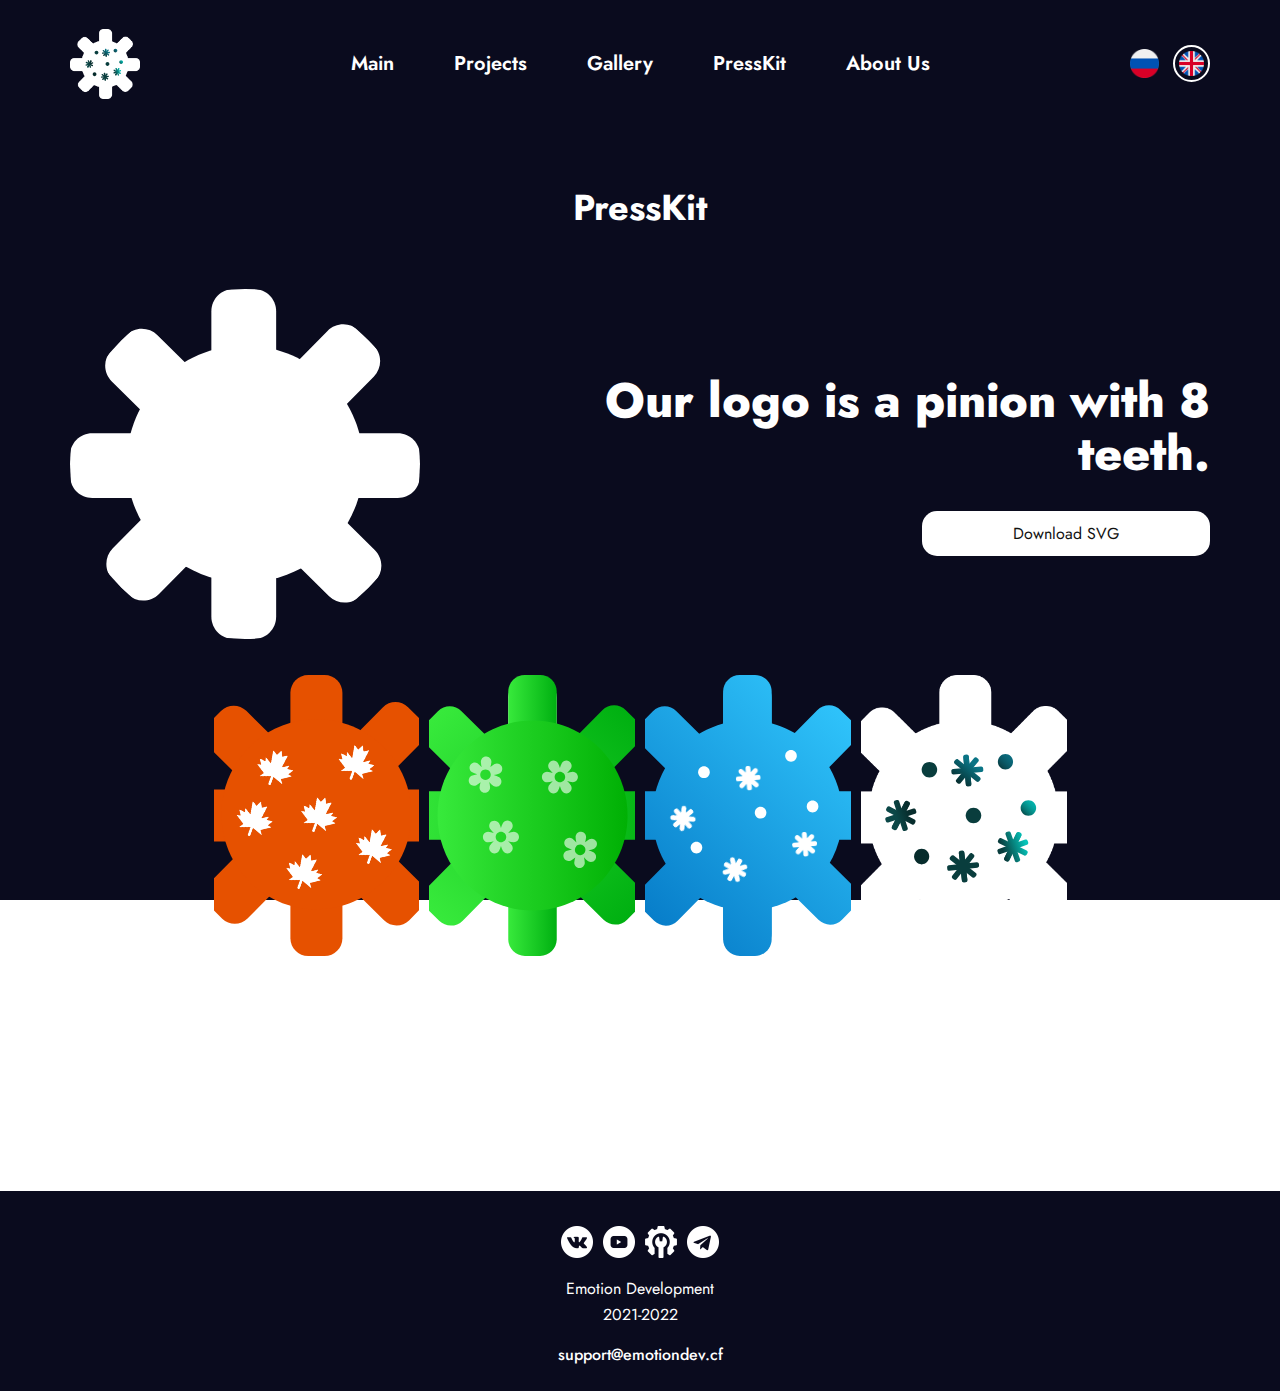
<file: presskit.html>
<!DOCTYPE html>
<html style="font-size: 16px;" lang="ru-RU"><head>
    <meta name="viewport" content="width=device-width, initial-scale=1.0">
    <meta charset="utf-8">
    <meta name="keywords" content="​привет сосед, emotional development, emotion dev.,hello neighbor, эмоции, разработчик">
    <meta name="description" content="Emotion Development - is ​a new but worthy team of developers who make the best for you. Icons, fan games, mods, memes, beautiful design. And that's a start. We will improve and try to fulfill your wishes.">
    <title>PressKit | Emotion Development</title>
    <link rel="stylesheet" href="nicepage.css" media="screen">
<link rel="stylesheet" href="presskit.css" media="screen">
    <script class="u-script" type="text/javascript" src="jquery.js" "="" defer=""></script>
    <script class="u-script" type="text/javascript" src="nicepage.js" "="" defer=""></script>
    <meta name="generator" content="Nicepage 4.17.10, nicepage.com">
    <link rel="icon" href="images/favicon.svg">
    <link id="u-theme-google-font" rel="stylesheet" href="https://fonts.googleapis.com/css?family=Roboto:100,100i,300,300i,400,400i,500,500i,700,700i,900,900i|Jost:100,100i,200,200i,300,300i,400,400i,500,500i,600,600i,700,700i,800,800i,900,900i">
    <link id="u-page-google-font" rel="stylesheet" href="https://fonts.googleapis.com/css?family=Jost:100,100i,200,200i,300,300i,400,400i,500,500i,600,600i,700,700i,800,800i,900,900i">
    
    
    
    
    <script type="application/ld+json">{
		"@context": "http://schema.org",
		"@type": "Organization",
		"name": "Emotion Site Original",
		"sameAs": [
				"https://vk.com/emdev1",
				"https://www.youtube.com/channel/UCxdG49W7KeynDYzhjl24iug",
				"https://www.moddb.com/members/emotion-development",
				"https://t.me/dmitrymodder"
		]
}</script>
    <meta name="theme-color" content="#478ac9">
    <meta property="og:title" content="PressKit | Emotion Development">
    <meta property="og:description" content="Emotion Development - is ​a new but worthy team of developers who make the best for you. Icons, fan games, mods, memes, beautiful design. And that's a start. We will improve and try to fulfill your wishes.">
    <meta property="og:type" content="website">
  </head>
  <body class="u-body u-xl-mode" data-lang="ru"><header class="u-clearfix u-header" id="sec-0335"><div class="u-clearfix u-sheet u-valign-middle-md u-valign-middle-sm u-sheet-1">
        <img class="u-align-center-xs u-enable-responsive u-image u-image-contain u-image-default u-image-1" src="images/emotion_fluent_winter_compact.svg" alt="" data-image-width="778" data-image-height="779" data-href="home.html" data-page-id="31382327">
        <nav class="u-align-left u-menu u-menu-one-level u-offcanvas u-menu-1" data-responsive-from="MD" data-submenu-level="on-click">
          <div class="menu-collapse" style="font-size: 1.25rem; letter-spacing: 0px; font-weight: 600;">
            <a class="u-button-style u-custom-active-border-color u-custom-active-color u-custom-border u-custom-border-color u-custom-border-radius u-custom-borders u-custom-color u-custom-hover-border-color u-custom-hover-color u-custom-left-right-menu-spacing u-custom-padding-bottom u-custom-text-active-color u-custom-text-color u-custom-text-hover-color u-custom-top-bottom-menu-spacing u-file-icon u-nav-link u-text-white u-file-icon-1" href="#">
              <img src="images/3669462-7024b5f0.png" alt="">
            </a>
          </div>
          <div class="u-custom-menu u-nav-container">
            <ul class="u-nav u-spacing-20 u-unstyled u-nav-1"><li class="u-nav-item"><a class="u-border-active-white u-border-hover-grey-15 u-button-style u-nav-link u-text-active-white u-text-hover-grey-15 u-text-white" href="home.html" style="padding: 8px 20px;">Main</a>
</li><li class="u-nav-item"><a class="u-border-active-white u-border-hover-grey-15 u-button-style u-nav-link u-text-active-white u-text-hover-grey-15 u-text-white" href="projects.html" style="padding: 8px 20px;">Projects</a>
</li><li class="u-nav-item"><a class="u-border-active-white u-border-hover-grey-15 u-button-style u-nav-link u-text-active-white u-text-hover-grey-15 u-text-white" href="gallery.html" style="padding: 8px 20px;">Gallery</a>
</li><li class="u-nav-item"><a class="u-border-active-white u-border-hover-grey-15 u-button-style u-nav-link u-text-active-white u-text-hover-grey-15 u-text-white" href="presskit.html" style="padding: 8px 20px;">PressKit</a>
</li><li class="u-nav-item"><a class="u-border-active-white u-border-hover-grey-15 u-button-style u-nav-link u-text-active-white u-text-hover-grey-15 u-text-white" href="about.html" style="padding: 8px 20px;">About Us</a>
</li></ul>
          </div>
          <div class="u-custom-menu u-nav-container-collapse">
            <div class="u-align-center u-container-style u-custom-color-4 u-inner-container-layout u-sidenav u-sidenav-1" data-offcanvas-width="414.2657">
              <div class="u-inner-container-layout u-sidenav-overflow">
                <div class="u-menu-close u-menu-close-1"></div>
                <ul class="u-align-center u-nav u-popupmenu-items u-spacing-14 u-unstyled u-nav-2"><li class="u-nav-item"><a class="u-button-style u-nav-link" href="home.html">Main</a>
</li><li class="u-nav-item"><a class="u-button-style u-nav-link" href="projects.html">Projects</a>
</li><li class="u-nav-item"><a class="u-button-style u-nav-link" href="gallery.html">Gallery</a>
</li><li class="u-nav-item"><a class="u-button-style u-nav-link" href="presskit.html">PressKit</a>
</li><li class="u-nav-item"><a class="u-button-style u-nav-link" href="about.html">About Us</a>
</li></ul>
                <img class="u-align-center-xs u-image u-image-contain u-image-default u-opacity u-opacity-0 u-preserve-proportions u-image-2" alt="" data-image-width="4723" data-image-height="4723" src="images/emotion_white.png"><span class="u-border-2 u-border-white u-file-icon u-icon u-icon-circle u-icon-1"><img src="images/197374.png" alt=""></span><span class="u-file-icon u-icon u-icon-rectangle u-icon-2" data-href="https://emdev.cf"><img src="images/4628645.png" alt=""></span>
              </div>
            </div>
            <div class="u-menu-overlay"></div>
          </div>
        </nav><span class="u-border-2 u-border-white u-file-icon u-hidden-md u-hidden-sm u-hidden-xs u-icon u-icon-circle u-icon-3"><img src="images/197374.png" alt=""></span><span class="u-file-icon u-hidden-md u-hidden-sm u-hidden-xs u-icon u-icon-rectangle u-icon-4" data-href="https://emotiondev.cf"><img src="images/4628645.png" alt=""></span>
      </div></header> 
    <section class="u-align-center u-clearfix u-custom-color-4 u-section-1" id="sec-44f2">
      <div class="u-clearfix u-sheet u-sheet-1">
        <h1 class="u-custom-font u-text u-text-default u-text-font u-title u-text-1">PressKit</h1>
      </div>
    </section>
    <section class="u-clearfix u-section-2" id="sec-f174">
      <div class="u-clearfix u-sheet u-sheet-1">
        <img class="u-image u-image-circle u-image-contain u-preserve-proportions u-image-1" src="images/emotion_logo_onlyimg.svg" alt="" data-image-width="983" data-image-height="983">
        <h1 class="u-align-right u-text u-text-font u-text-white u-text-1"> Our logo is a pinion with 8 teeth.</h1>
        <a href="https://drive.google.com/uc?export=download&amp;confirm=no_antivirus&amp;id=1kojH_4j7x39t8p_VsNZxn5iTqHuEP-Lt" class="u-border-none u-btn u-btn-round u-button-style u-radius-15 u-white u-btn-1" target="_blank">Download SVG</a>
        <div class="u-expanded-width-xs u-gallery u-layout-grid u-lightbox u-no-transition u-show-text-none u-gallery-1">
          <div class="u-gallery-inner u-gallery-inner-1">
            <div class="u-effect-hover-zoom u-gallery-item">
              <div class="u-back-slide" data-image-width="1491" data-image-height="1491">
                <img class="u-back-image u-expanded" src="images/emotion_logo_onlyimg_autumn.svg">
              </div>
              <div class="u-over-slide u-shading u-over-slide-1">
                <h3 class="u-gallery-heading"></h3>
                <p class="u-gallery-text"></p>
              </div>
            </div>
            <div class="u-effect-hover-zoom u-gallery-item">
              <div class="u-back-slide" data-image-width="2214" data-image-height="2214">
                <img class="u-back-image u-expanded" src="images/emotion_logo_onlyimg_summer.svg">
              </div>
              <div class="u-over-slide u-shading u-over-slide-2">
                <h3 class="u-gallery-heading"></h3>
                <p class="u-gallery-text"></p>
              </div>
            </div>
            <div class="u-effect-hover-zoom u-gallery-item">
              <div class="u-back-slide" data-image-width="1498" data-image-height="1497">
                <img class="u-back-image u-expanded" src="images/emotion_logo_onlyimg_winter.svg">
              </div>
              <div class="u-over-slide u-shading u-over-slide-3">
                <h3 class="u-gallery-heading"></h3>
                <p class="u-gallery-text"></p>
              </div>
            </div>
            <div class="u-effect-hover-zoom u-gallery-item">
              <div class="u-back-slide" data-image-width="778" data-image-height="779">
                <img class="u-back-image u-expanded" src="images/emotion_fluent_winter_compact.svg">
              </div>
              <div class="u-over-slide u-shading u-over-slide-4">
                <h3 class="u-gallery-heading"></h3>
                <p class="u-gallery-text"></p>
              </div>
            </div>
          </div>
        </div>
        <h1 class="u-align-left u-text u-text-font u-text-white u-text-2"> Our main font everywhere is Jost. <br>It's the only font used on this site
        </h1>
      </div>
    </section>
    
    
    
    <footer class="u-align-center u-clearfix u-custom-color-4 u-footer u-footer" id="sec-d284"><div class="u-clearfix u-sheet u-sheet-1">
        <div class="u-social-icons u-spacing-10 u-social-icons-1">
          <a class="u-social-url" title="vk" target="_blank" href="https://vk.com/emdev1"><span class="u-file-icon u-icon u-social-facebook u-social-icon u-text-white u-icon-1"><img src="images/3670029-c7997261.png" alt=""></span>
          </a>
          <a class="u-social-url" title="YouTube" target="_blank" href="https://www.youtube.com/channel/UCxdG49W7KeynDYzhjl24iug"><span class="u-file-icon u-icon u-social-icon u-social-twitter u-text-white u-icon-2"><img src="images/3669688-ae1caf9d.png" alt=""></span>
          </a>
          <a class="u-social-url" title="ModDB" target="_blank" href="https://www.moddb.com/members/emotion-development"><span class="u-file-icon u-icon u-social-icon u-social-instagram u-text-white u-icon-3"><img src="images/3401263-6c079e1f.png" alt=""></span>
          </a>
          <a class="u-social-url" target="_blank" data-type="Telegram" title="Telegram" href="https://t.me/dmitrymodder"><span class="u-file-icon u-icon u-social-icon u-social-telegram u-text-white u-icon-4"><img src="images/2111710-b67a1967.png" alt=""></span>
          </a>
        </div>
        <p class="u-custom-font u-small-text u-text u-text-variant u-text-1">Emotion Development<br>2021-2022
        </p>
        <h5 class="u-text u-text-2">
          <a class="u-active-none u-border-none u-btn u-button-link u-button-style u-hover-none u-none u-text-white u-btn-1" href="mailto:support@emotiondev.cf">support@emotiondev.cf</a>
        </h5>
      </div></footer>
  
</body></html>
</file>
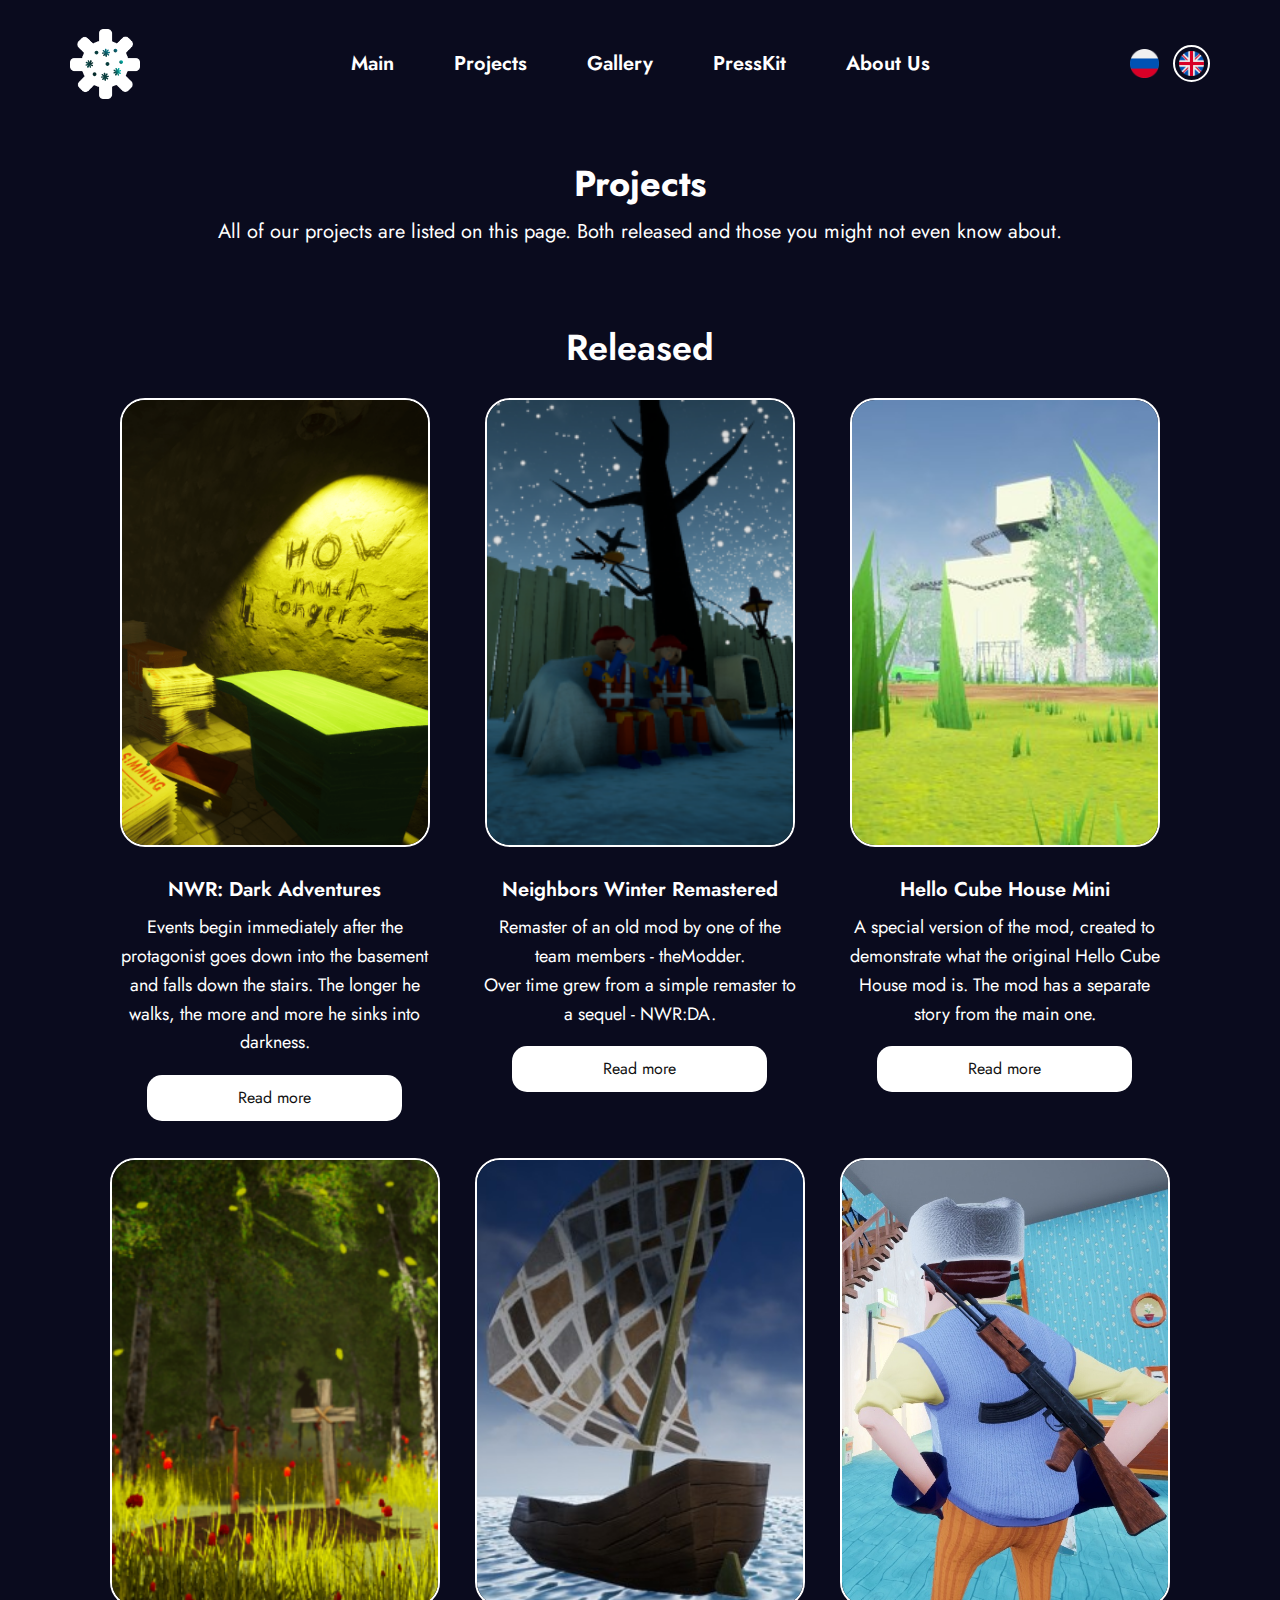
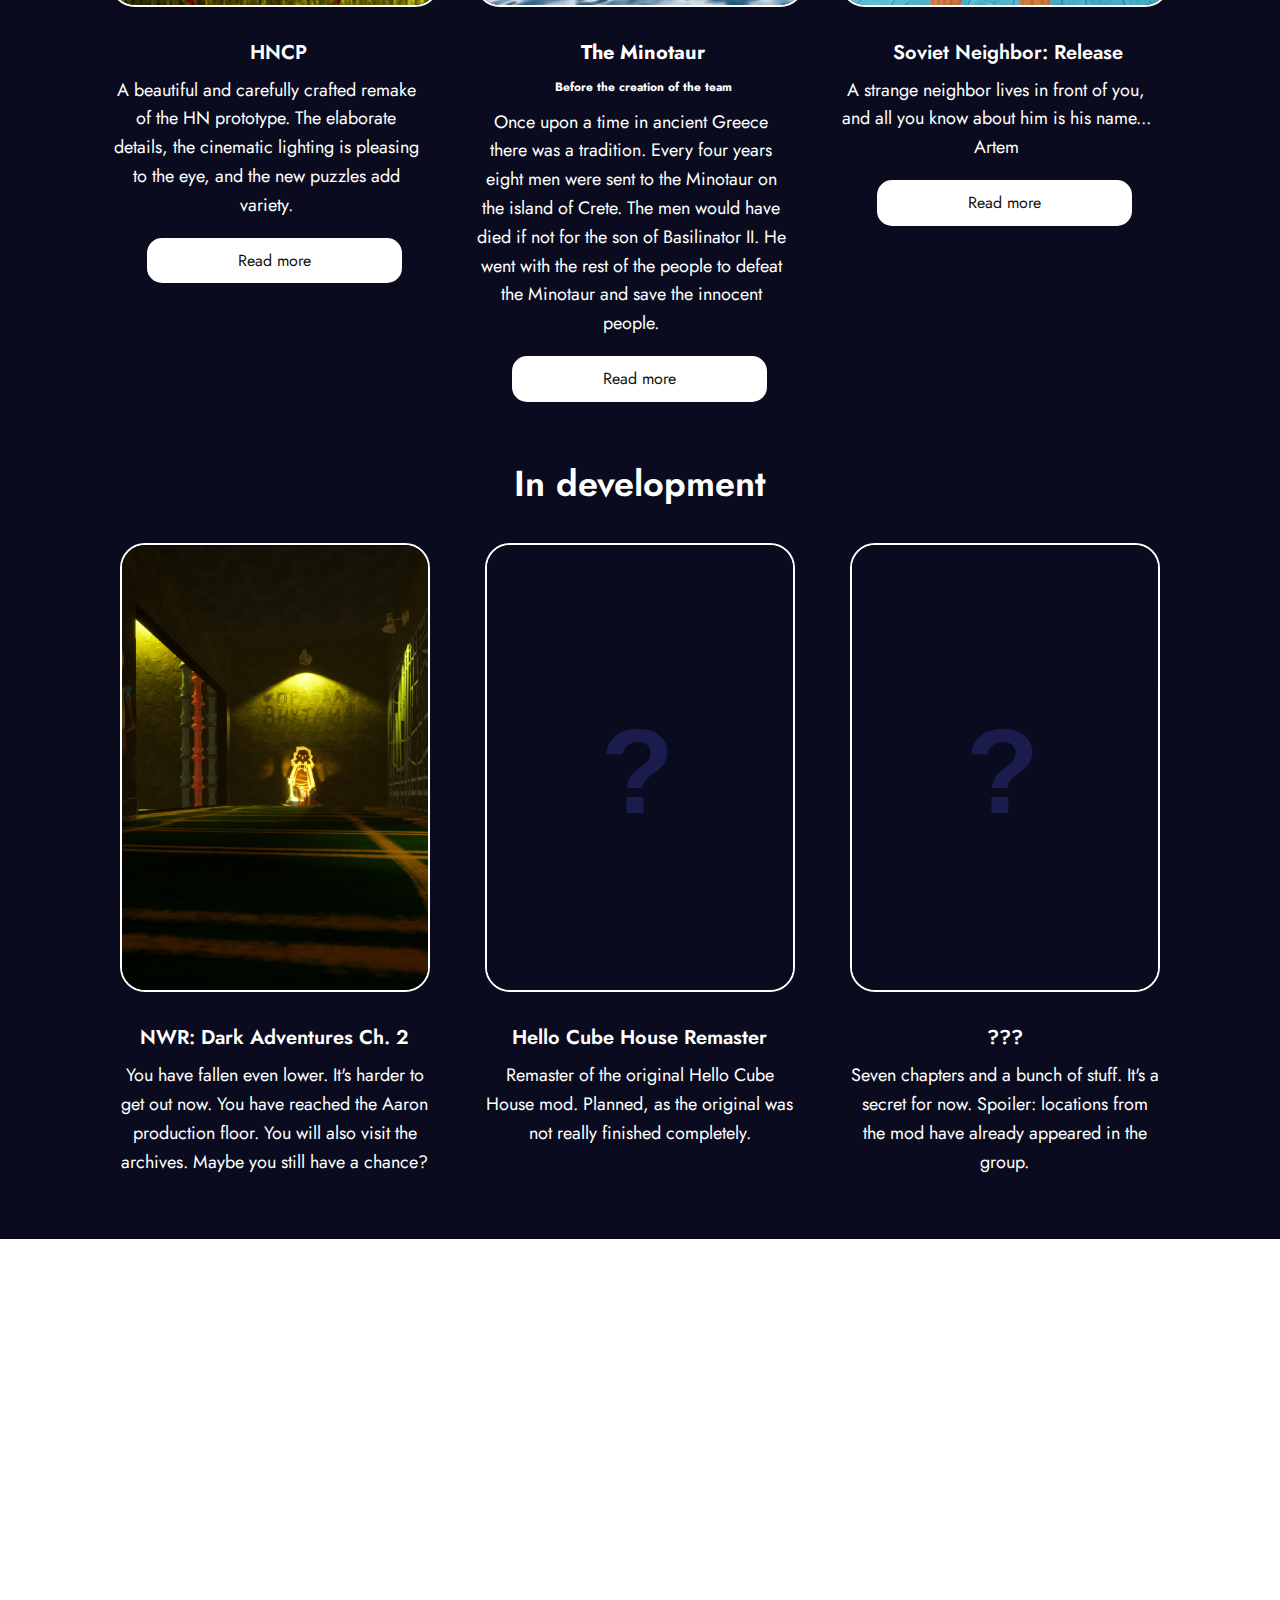
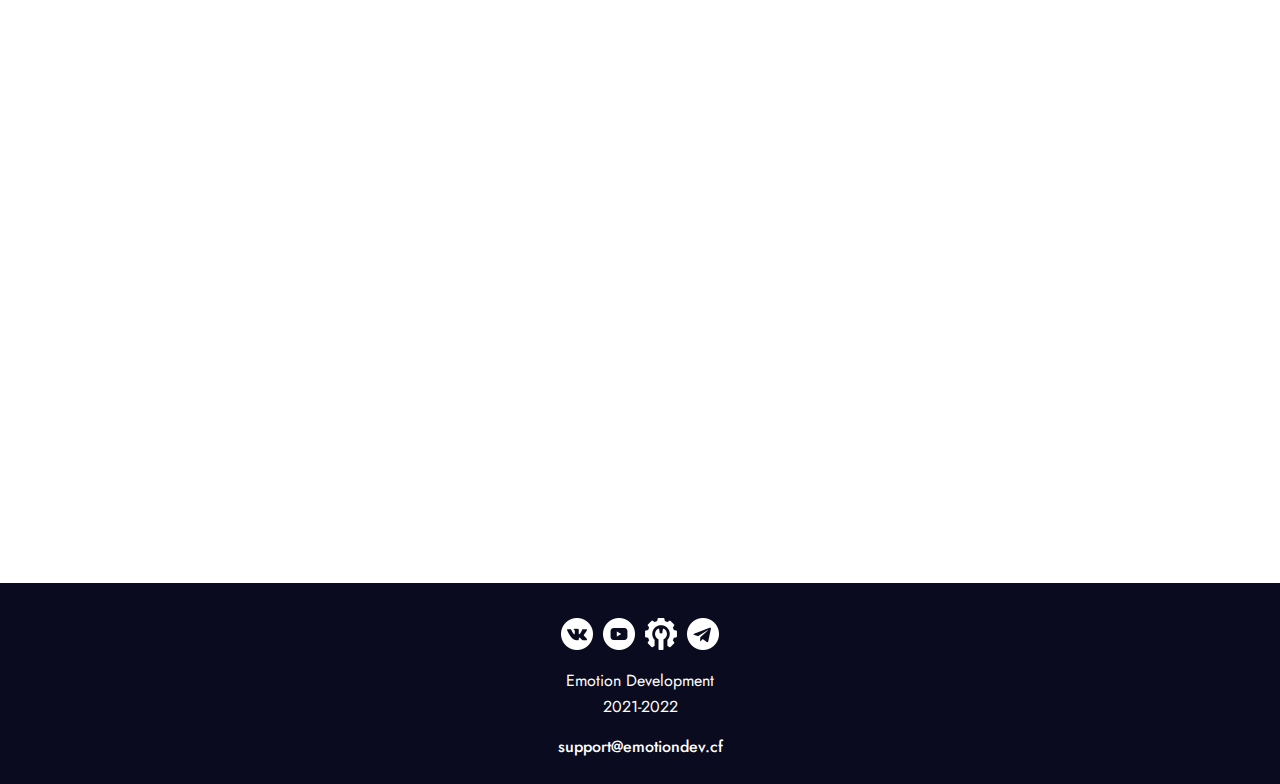
<file: projects.html>
<!DOCTYPE html>
<html style="font-size: 16px;" lang="ru-RU"><head>
    <meta name="viewport" content="width=device-width, initial-scale=1.0">
    <meta charset="utf-8">
    <meta name="keywords" content="​привет сосед, emotional development, emotion dev.,hello neighbor, эмоции, разработчик">
    <meta name="description" content="Emotion Development - is ​a new but worthy team of developers who make the best for you. Icons, fan games, mods, memes, beautiful design. And that's a start. We will improve and try to fulfill your wishes.">
    <title>Projects | Emotion Development</title>
    <link rel="stylesheet" href="nicepage.css" media="screen">
<link rel="stylesheet" href="projects.css" media="screen">
    <script class="u-script" type="text/javascript" src="jquery.js" "="" defer=""></script>
    <script class="u-script" type="text/javascript" src="nicepage.js" "="" defer=""></script>
    <meta name="generator" content="Nicepage 4.17.10, nicepage.com">
    <link rel="icon" href="images/favicon.svg">
    <link id="u-theme-google-font" rel="stylesheet" href="https://fonts.googleapis.com/css?family=Roboto:100,100i,300,300i,400,400i,500,500i,700,700i,900,900i|Jost:100,100i,200,200i,300,300i,400,400i,500,500i,600,600i,700,700i,800,800i,900,900i">
    <link id="u-page-google-font" rel="stylesheet" href="https://fonts.googleapis.com/css?family=Jost:100,100i,200,200i,300,300i,400,400i,500,500i,600,600i,700,700i,800,800i,900,900i">
    
    
    
    
    
    
    <script type="application/ld+json">{
		"@context": "http://schema.org",
		"@type": "Organization",
		"name": "Emotion Site Original",
		"sameAs": [
				"https://vk.com/emdev1",
				"https://www.youtube.com/channel/UCxdG49W7KeynDYzhjl24iug",
				"https://www.moddb.com/members/emotion-development",
				"https://t.me/dmitrymodder"
		]
}</script>
    <meta name="theme-color" content="#478ac9">
    <meta property="og:title" content="Projects | Emotion Development">
    <meta property="og:description" content="Emotion Development - is ​a new but worthy team of developers who make the best for you. Icons, fan games, mods, memes, beautiful design. And that's a start. We will improve and try to fulfill your wishes.">
    <meta property="og:type" content="website">
  </head>
  <body class="u-body u-xl-mode" data-lang="ru"><header class="u-clearfix u-header" id="sec-0335"><div class="u-clearfix u-sheet u-valign-middle-md u-valign-middle-sm u-sheet-1">
        <img class="u-align-center-xs u-enable-responsive u-image u-image-contain u-image-default u-image-1" src="images/emotion_fluent_winter_compact.svg" alt="" data-image-width="778" data-image-height="779" data-href="home.html" data-page-id="31382327">
        <nav class="u-align-left u-menu u-menu-one-level u-offcanvas u-menu-1" data-responsive-from="MD" data-submenu-level="on-click">
          <div class="menu-collapse" style="font-size: 1.25rem; letter-spacing: 0px; font-weight: 600;">
            <a class="u-button-style u-custom-active-border-color u-custom-active-color u-custom-border u-custom-border-color u-custom-border-radius u-custom-borders u-custom-color u-custom-hover-border-color u-custom-hover-color u-custom-left-right-menu-spacing u-custom-padding-bottom u-custom-text-active-color u-custom-text-color u-custom-text-hover-color u-custom-top-bottom-menu-spacing u-file-icon u-nav-link u-text-white u-file-icon-1" href="#">
              <img src="images/3669462-7024b5f0.png" alt="">
            </a>
          </div>
          <div class="u-custom-menu u-nav-container">
            <ul class="u-nav u-spacing-20 u-unstyled u-nav-1"><li class="u-nav-item"><a class="u-border-active-white u-border-hover-grey-15 u-button-style u-nav-link u-text-active-white u-text-hover-grey-15 u-text-white" href="home.html" style="padding: 8px 20px;">Main</a>
</li><li class="u-nav-item"><a class="u-border-active-white u-border-hover-grey-15 u-button-style u-nav-link u-text-active-white u-text-hover-grey-15 u-text-white" href="projects.html" style="padding: 8px 20px;">Projects</a>
</li><li class="u-nav-item"><a class="u-border-active-white u-border-hover-grey-15 u-button-style u-nav-link u-text-active-white u-text-hover-grey-15 u-text-white" href="gallery.html" style="padding: 8px 20px;">Gallery</a>
</li><li class="u-nav-item"><a class="u-border-active-white u-border-hover-grey-15 u-button-style u-nav-link u-text-active-white u-text-hover-grey-15 u-text-white" href="presskit.html" style="padding: 8px 20px;">PressKit</a>
</li><li class="u-nav-item"><a class="u-border-active-white u-border-hover-grey-15 u-button-style u-nav-link u-text-active-white u-text-hover-grey-15 u-text-white" href="about.html" style="padding: 8px 20px;">About Us</a>
</li></ul>
          </div>
          <div class="u-custom-menu u-nav-container-collapse">
            <div class="u-align-center u-container-style u-custom-color-4 u-inner-container-layout u-sidenav u-sidenav-1" data-offcanvas-width="414.2657">
              <div class="u-inner-container-layout u-sidenav-overflow">
                <div class="u-menu-close u-menu-close-1"></div>
                <ul class="u-align-center u-nav u-popupmenu-items u-spacing-14 u-unstyled u-nav-2"><li class="u-nav-item"><a class="u-button-style u-nav-link" href="home.html">Main</a>
</li><li class="u-nav-item"><a class="u-button-style u-nav-link" href="projects.html">Projects</a>
</li><li class="u-nav-item"><a class="u-button-style u-nav-link" href="gallery.html">Gallery</a>
</li><li class="u-nav-item"><a class="u-button-style u-nav-link" href="presskit.html">PressKit</a>
</li><li class="u-nav-item"><a class="u-button-style u-nav-link" href="about.html">About Us</a>
</li></ul>
                <img class="u-align-center-xs u-image u-image-contain u-image-default u-opacity u-opacity-0 u-preserve-proportions u-image-2" alt="" data-image-width="4723" data-image-height="4723" src="images/emotion_white.png"><span class="u-border-2 u-border-white u-file-icon u-icon u-icon-circle u-icon-1"><img src="images/197374.png" alt=""></span><span class="u-file-icon u-icon u-icon-rectangle u-icon-2" data-href="https://emdev.cf"><img src="images/4628645.png" alt=""></span>
              </div>
            </div>
            <div class="u-menu-overlay"></div>
          </div>
        </nav><span class="u-border-2 u-border-white u-file-icon u-hidden-md u-hidden-sm u-hidden-xs u-icon u-icon-circle u-icon-3"><img src="images/197374.png" alt=""></span><span class="u-file-icon u-hidden-md u-hidden-sm u-hidden-xs u-icon u-icon-rectangle u-icon-4" data-href="https://emotiondev.cf"><img src="images/4628645.png" alt=""></span>
      </div></header>
    <section class="u-align-center u-clearfix u-custom-color-4 u-section-1" id="sec-edaa">
      <div class="u-clearfix u-sheet u-valign-middle u-sheet-1">
        <h1 class="u-text u-text-default u-title u-text-1">Projects</h1>
        <p class="u-large-text u-text u-text-variant u-text-2"> All of our projects are listed on this page. Both released and those you might not even know about.</p>
      </div>
    </section>
    <section class="u-clearfix u-custom-color-4 u-section-2" id="sec-a71a">
      <div class="u-clearfix u-sheet u-valign-middle u-sheet-1">
        <h1 class="u-align-center u-text u-text-default u-text-font u-text-1">Released</h1>
        <div class="u-list u-list-1">
          <div class="u-repeater u-repeater-1">
            <div class="u-container-style u-list-item u-repeater-item">
              <div class="u-container-layout u-similar-container u-container-layout-1">
                <img class="u-border-2 u-border-custom-color-5 u-image u-image-round u-radius-25 u-image-1" src="images/HighresScreenshot00008-min.png" alt="" data-image-width="1917" data-image-height="966">
                <p class="u-align-center u-small-text u-text u-text-default u-text-variant u-text-2">NWR: Dark Adventures</p>
                <p class="u-align-center u-small-text u-text u-text-default u-text-variant u-text-3"> Events begin immediately after the protagonist goes down into the basement and falls down the stairs. The longer he walks, the more and more he sinks into darkness.</p>
                <a href="https://www.moddb.com/mods/neighbors-winter-remastered-dark-adventures" class="u-border-none u-btn u-btn-round u-button-style u-radius-15 u-white u-btn-1" target="_blank">Read more</a>
              </div>
            </div>
            <div class="u-align-center u-container-style u-list-item u-repeater-item">
              <div class="u-container-layout u-similar-container u-container-layout-2">
                <img class="u-border-2 u-border-custom-color-5 u-image u-image-round u-radius-25 u-image-2" src="images/550.png" alt="" data-image-width="620" data-image-height="304">
                <p class="u-align-center u-small-text u-text u-text-default u-text-variant u-text-4">Neighbors Winter Remastered</p>
                <p class="u-align-center u-small-text u-text u-text-default u-text-variant u-text-5"> Remaster of an old mod by one of the team members - theModder. <br>Over time grew from a simple remaster to a sequel - NWR:DA.
                </p>
                <a href="https://www.moddb.com/mods/neighbors-winter-remastered" class="u-border-none u-btn u-btn-round u-button-style u-radius-15 u-white u-btn-2" target="_blank">Read more</a>
              </div>
            </div>
            <div class="u-align-center u-container-style u-list-item u-repeater-item">
              <div class="u-container-layout u-similar-container u-container-layout-3">
                <img class="u-border-2 u-border-custom-color-5 u-image u-image-round u-radius-25 u-image-3" src="images/k_bECh3vd3E.1.jpg" alt="" data-image-width="620" data-image-height="304">
                <p class="u-align-center u-small-text u-text u-text-default u-text-variant u-text-6">Hello Cube House Mini</p>
                <p class="u-align-center u-small-text u-text u-text-default u-text-variant u-text-7"> A special version of the mod, created to demonstrate what the original Hello Cube House mod is. The mod has a separate story from the main one.</p>
                <a href="https://www.moddb.com/mods/hello-cube-house-miniofficial" class="u-border-none u-btn u-btn-round u-button-style u-radius-15 u-white u-btn-3" target="_blank">Read more</a>
              </div>
            </div>
          </div>
        </div>
        <div class="u-list u-list-2">
          <div class="u-repeater u-repeater-2">
            <div class="u-align-center u-container-style u-list-item u-repeater-item">
              <div class="u-container-layout u-similar-container u-container-layout-4">
                <img class="u-border-2 u-border-custom-color-5 u-expanded-width u-image u-image-round u-radius-25 u-image-4" src="images/27.png" alt="" data-image-width="620" data-image-height="322">
                <p class="u-small-text u-text u-text-variant u-text-8">HNCP</p>
                <p class="u-small-text u-text u-text-variant u-text-9"> A beautiful and carefully crafted remake of the HN prototype. The elaborate details, the cinematic lighting is pleasing to the eye, and the new puzzles add variety.</p>
                <a href="https://www.moddb.com/mods/hncp" class="u-border-none u-btn u-btn-round u-button-style u-radius-15 u-white u-btn-4" target="_blank">Read more</a>
              </div>
            </div>
            <div class="u-align-center u-container-style u-list-item u-repeater-item">
              <div class="u-container-layout u-similar-container u-container-layout-5">
                <img class="u-border-2 u-border-custom-color-5 u-expanded-width u-image u-image-round u-radius-25 u-image-5" src="images/bandicam_2020-11-15_15-40-37-040.jpg" alt="" data-image-width="620" data-image-height="349">
                <p class="u-small-text u-text u-text-variant u-text-10">The Minotaur<br>
                  <span style="font-size: 0.75rem;">Before the creation of the team</span>
                  <br>
                </p>
                <p class="u-small-text u-text u-text-variant u-text-11"> Once upon a time in ancient Greece there was a tradition. Every four years eight men were sent to the Minotaur on the island of Crete. The men would have died if not for the son of Basilinator II. He went with the rest of the people to defeat the Minotaur and save the innocent people.</p>
                <a href="https://www.moddb.com/mods/the-minotaur" class="u-border-none u-btn u-btn-round u-button-style u-radius-15 u-white u-btn-5" target="_blank">Read more</a>
              </div>
            </div>
            <div class="u-align-center u-container-style u-list-item u-repeater-item">
              <div class="u-container-layout u-similar-container u-container-layout-6">
                <img class="u-border-2 u-border-custom-color-5 u-expanded-width u-image u-image-round u-radius-25 u-image-6" src="images/9ox.jpg" alt="" data-image-width="722" data-image-height="847">
                <p class="u-small-text u-text u-text-variant u-text-12">Soviet Neighbor: Release<br>
                </p>
                <p class="u-small-text u-text u-text-variant u-text-13"> A strange neighbor lives in front of you, and all you know about him is his name... Artem</p>
                <a href="not.authorized.moddb" class="u-border-none u-btn u-btn-round u-button-style u-radius-15 u-white u-btn-6" target="_blank">Read more</a>
              </div>
            </div>
          </div>
        </div>
      </div>
    </section>
    <section class="u-clearfix u-custom-color-4 u-section-3" id="sec-eb8b">
      <div class="u-clearfix u-sheet u-sheet-1">
        <h1 class="u-align-center u-text u-text-default u-text-font u-text-1">In development</h1>
        <div class="u-list u-list-1">
          <div class="u-repeater u-repeater-1">
            <div class="u-align-center u-container-style u-list-item u-repeater-item">
              <div class="u-container-layout u-similar-container u-valign-top u-container-layout-1">
                <img class="u-border-2 u-border-custom-color-5 u-expanded-width u-image u-image-default u-radius-25 u-image-1" src="images/HighresScreenshot000271.png" alt="" data-image-width="1637" data-image-height="1257">
                <p class="u-small-text u-text u-text-default u-text-variant u-text-2">NWR: Dark Adventures Ch. 2</p>
                <p class="u-small-text u-text u-text-default u-text-variant u-text-3"> You have fallen even lower. It's harder to get out now. You have reached the Aaron production floor. You will also visit the archives. Maybe you still have a chance?</p>
              </div>
            </div>
            <div class="u-align-center u-container-style u-list-item u-repeater-item">
              <div class="u-container-layout u-similar-container u-valign-top u-container-layout-2">
                <img class="u-border-2 u-border-custom-color-5 u-expanded-width u-image u-image-default u-radius-25 u-image-2" src="images/unknown.svg" alt="" data-image-width="930" data-image-height="1380">
                <p class="u-small-text u-text u-text-default u-text-variant u-text-4">Hello Cube House Remaster</p>
                <p class="u-small-text u-text u-text-default u-text-variant u-text-5"> Remaster of the original Hello Cube House mod. Planned, as the original was not really finished completely.</p>
              </div>
            </div>
            <div class="u-align-center u-container-style u-list-item u-repeater-item">
              <div class="u-container-layout u-similar-container u-valign-top u-container-layout-3">
                <img class="u-border-2 u-border-custom-color-5 u-expanded-width u-image u-image-default u-radius-25 u-image-3" src="images/unknown.svg" alt="" data-image-width="930" data-image-height="1380">
                <p class="u-small-text u-text u-text-default u-text-variant u-text-6">???</p>
                <p class="u-small-text u-text u-text-default u-text-variant u-text-7"> Seven chapters and a bunch of stuff. It's a secret for now. Spoiler: locations from the mod have already appeared in the group.</p>
              </div>
            </div>
          </div>
        </div>
      </div>
    </section>
    <section class="u-clearfix u-section-4" id="sec-e1cb">
      <div class="u-clearfix u-sheet u-sheet-1">
        <h1 class="u-align-center u-text u-text-default u-text-font u-text-white u-text-1"> Development discontinued</h1>
        <ul class="u-align-left u-text u-text-default u-text-white u-text-2">
          <li> Cave Neighbor </li>
          <li>Fast Mod. </li>
          <li>Multiverse Neighbor - theModder voluntarily gave up </li>
          <li>Subnautica - too complicated </li>
          <li>Stulker - too complicated </li>
          <li>The Ultra Hard Best Mod In The World - mod forgotten and rejected </li>
          <li>The Stanley Parable - implementation complexity</li>
          <li>Stranger Neighbor - forgotten and rejected </li>
          <li>SCP - forgotten and rejected </li>
          <li>Realistik - forgotten and rejected </li>
          <li>Park - mod forgotten and rejectednoname - mod forgotten and rejected </li>
          <li>neznau - broken useless mod, voluntarily rejected </li>
          <li>Neighbor time machine - forgotten and discarded </li>
          <li>mini film - difficult to implement </li>
          <li>lost piece v2 - difficult to implement </li>
          <li>hello guest - forgotten and rejected, uselessness revealed at the creation stage (cringe) </li>
          <li>hello engineer mechanics prototype - (cringe) </li>
          <li>devgamm - the mod has been forgotten and rejected </li>
          <li>broken - mod forgotten and rejected </li>
          <li>neighbor city - broken, due to what a lot of content has been lost. Mod rejected (BibleThump)</li>
        </ul>
      </div>
    </section>
    
    
    
    <footer class="u-align-center u-clearfix u-custom-color-4 u-footer u-footer" id="sec-d284"><div class="u-clearfix u-sheet u-sheet-1">
        <div class="u-social-icons u-spacing-10 u-social-icons-1">
          <a class="u-social-url" title="vk" target="_blank" href="https://vk.com/emdev1"><span class="u-file-icon u-icon u-social-facebook u-social-icon u-text-white u-icon-1"><img src="images/3670029-c7997261.png" alt=""></span>
          </a>
          <a class="u-social-url" title="YouTube" target="_blank" href="https://www.youtube.com/channel/UCxdG49W7KeynDYzhjl24iug"><span class="u-file-icon u-icon u-social-icon u-social-twitter u-text-white u-icon-2"><img src="images/3669688-ae1caf9d.png" alt=""></span>
          </a>
          <a class="u-social-url" title="ModDB" target="_blank" href="https://www.moddb.com/members/emotion-development"><span class="u-file-icon u-icon u-social-icon u-social-instagram u-text-white u-icon-3"><img src="images/3401263-6c079e1f.png" alt=""></span>
          </a>
          <a class="u-social-url" target="_blank" data-type="Telegram" title="Telegram" href="https://t.me/dmitrymodder"><span class="u-file-icon u-icon u-social-icon u-social-telegram u-text-white u-icon-4"><img src="images/2111710-b67a1967.png" alt=""></span>
          </a>
        </div>
        <p class="u-custom-font u-small-text u-text u-text-variant u-text-1">Emotion Development<br>2021-2022
        </p>
        <h5 class="u-text u-text-2">
          <a class="u-active-none u-border-none u-btn u-button-link u-button-style u-hover-none u-none u-text-white u-btn-1" href="mailto:support@emotiondev.cf">support@emotiondev.cf</a>
        </h5>
      </div></footer>
  
</body></html>
</file>
